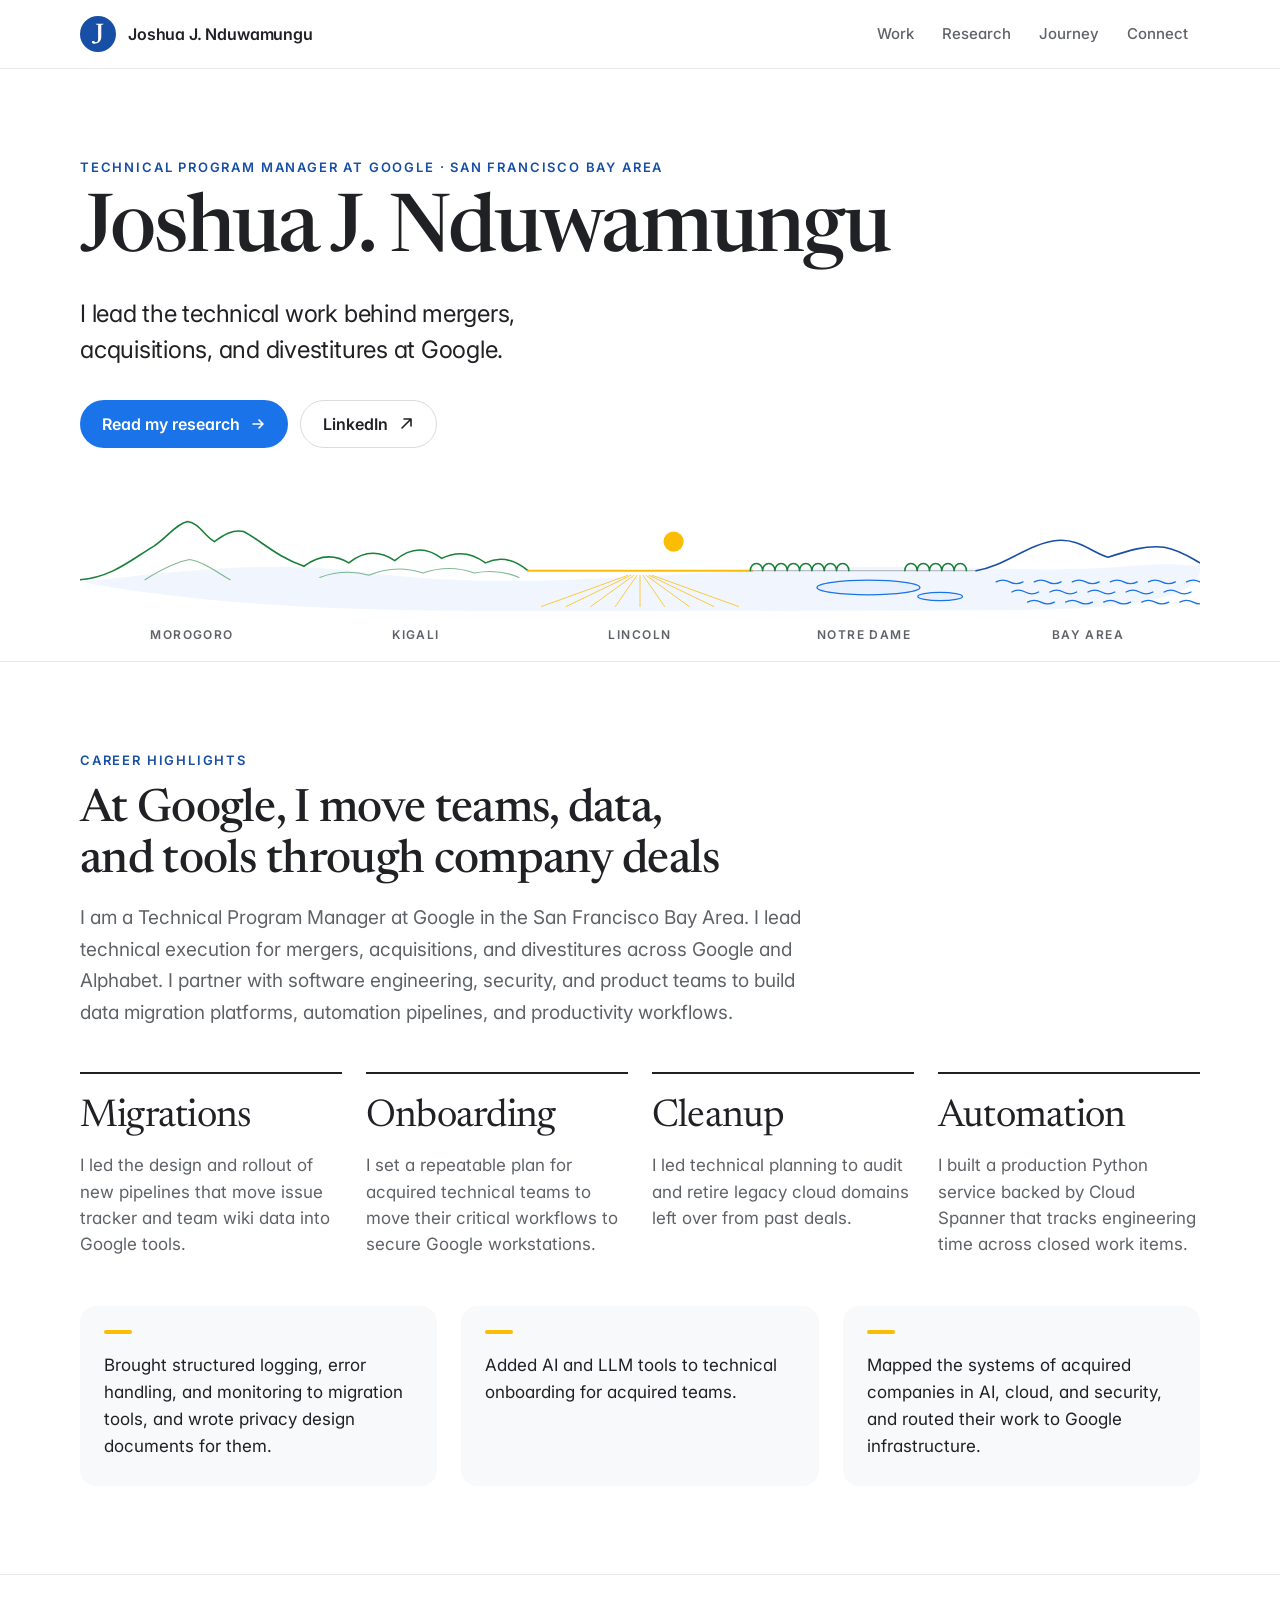
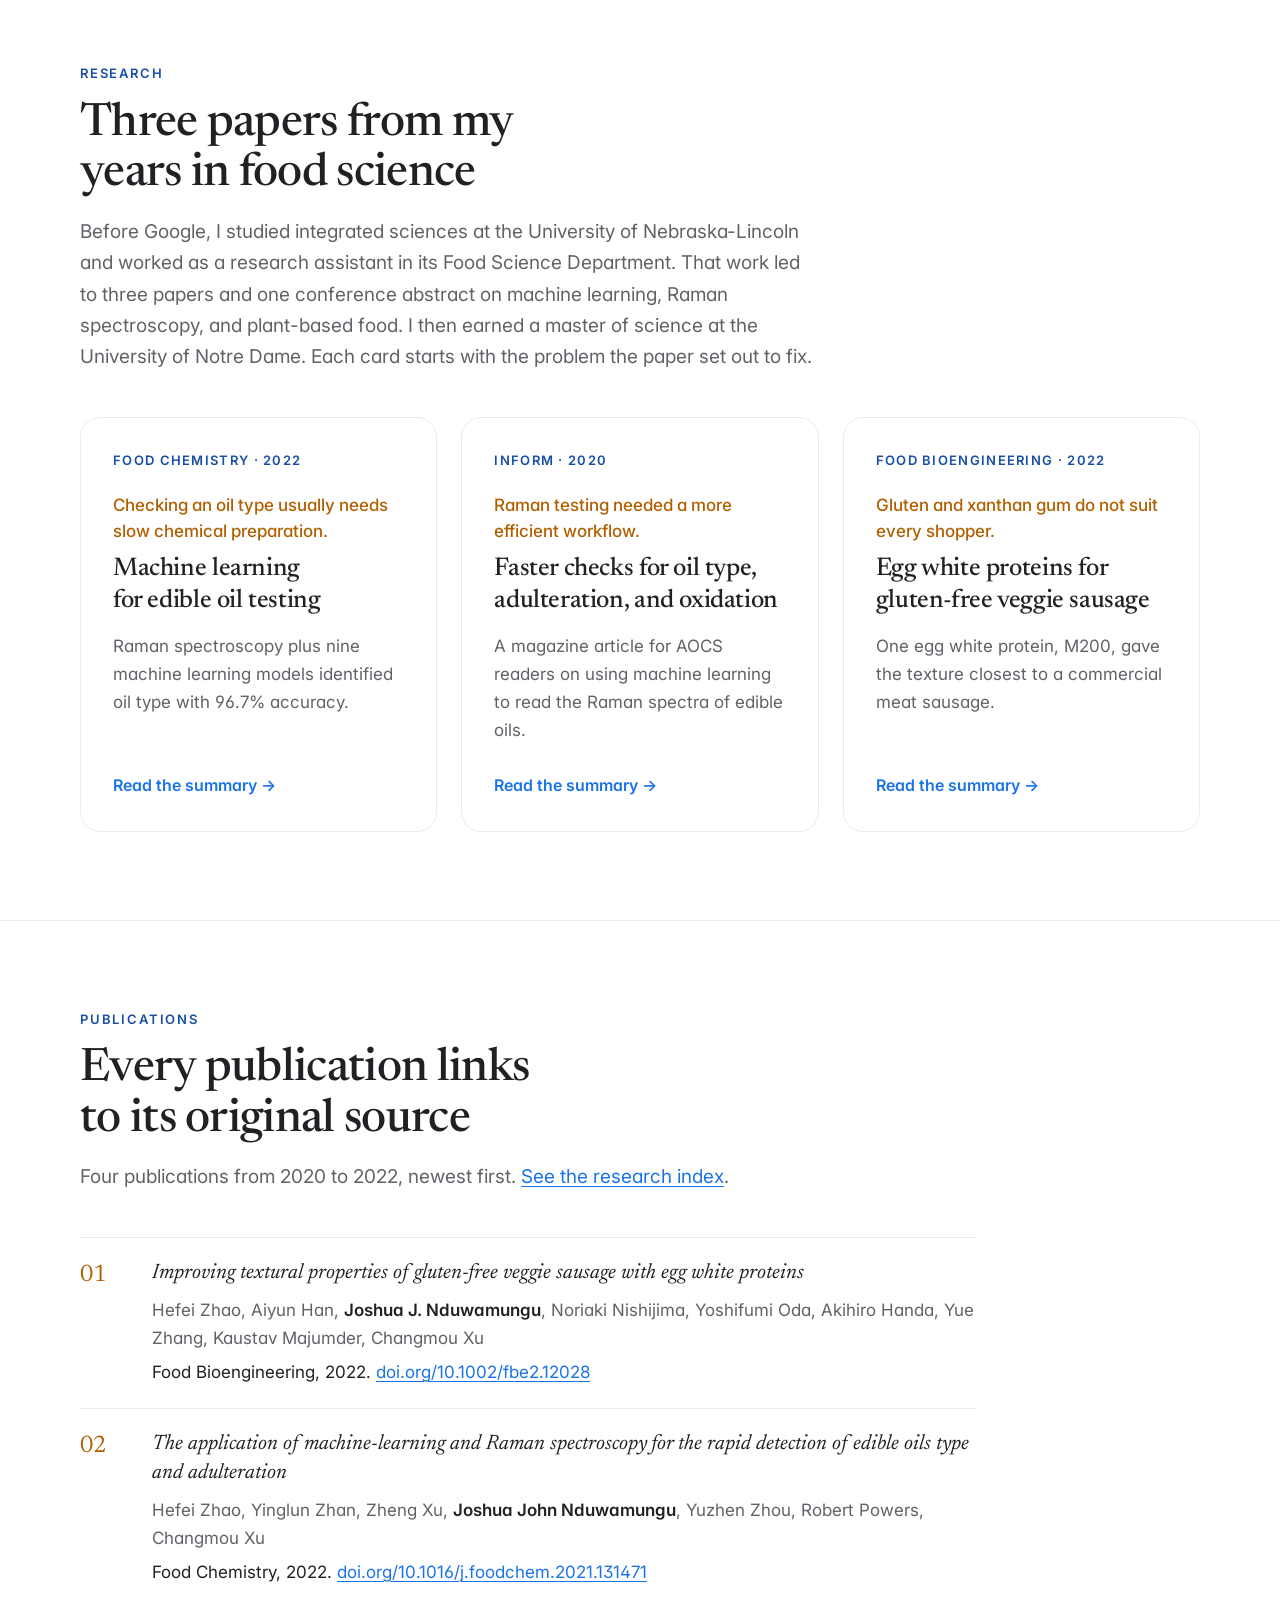
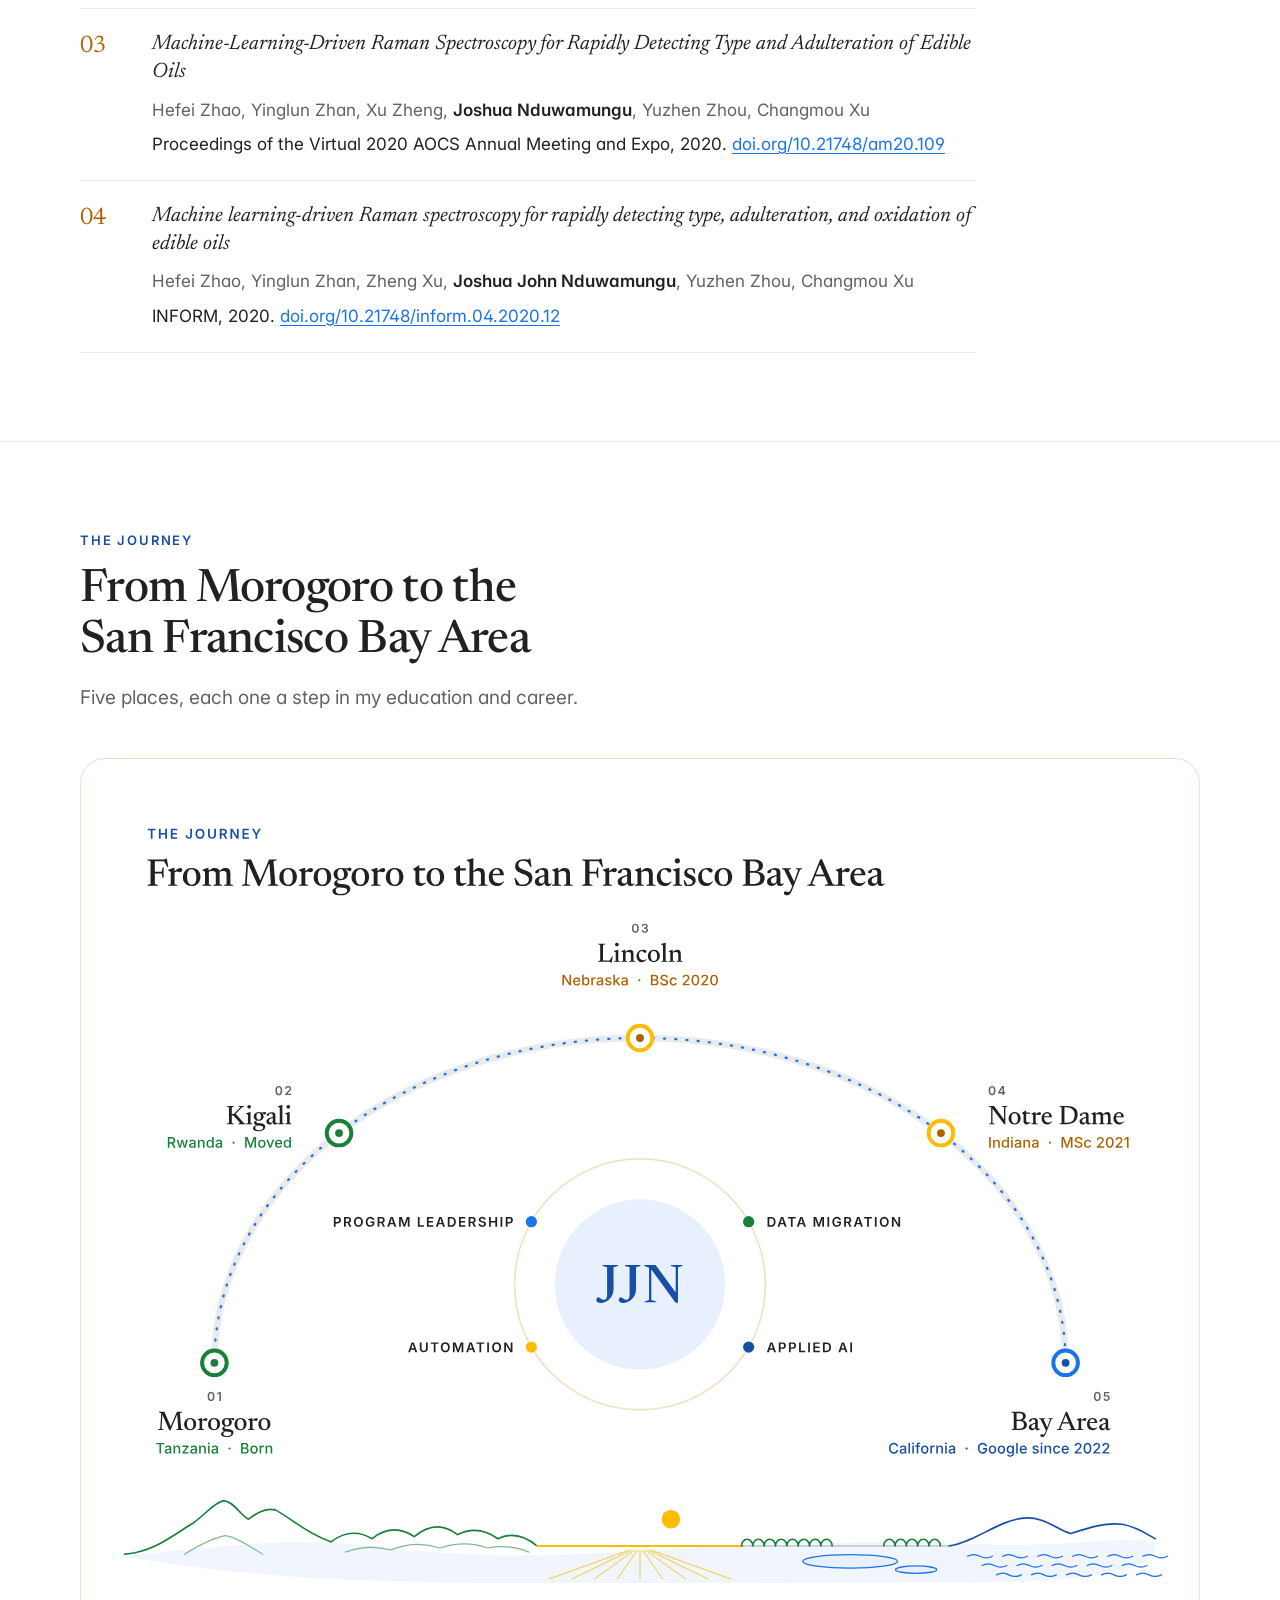
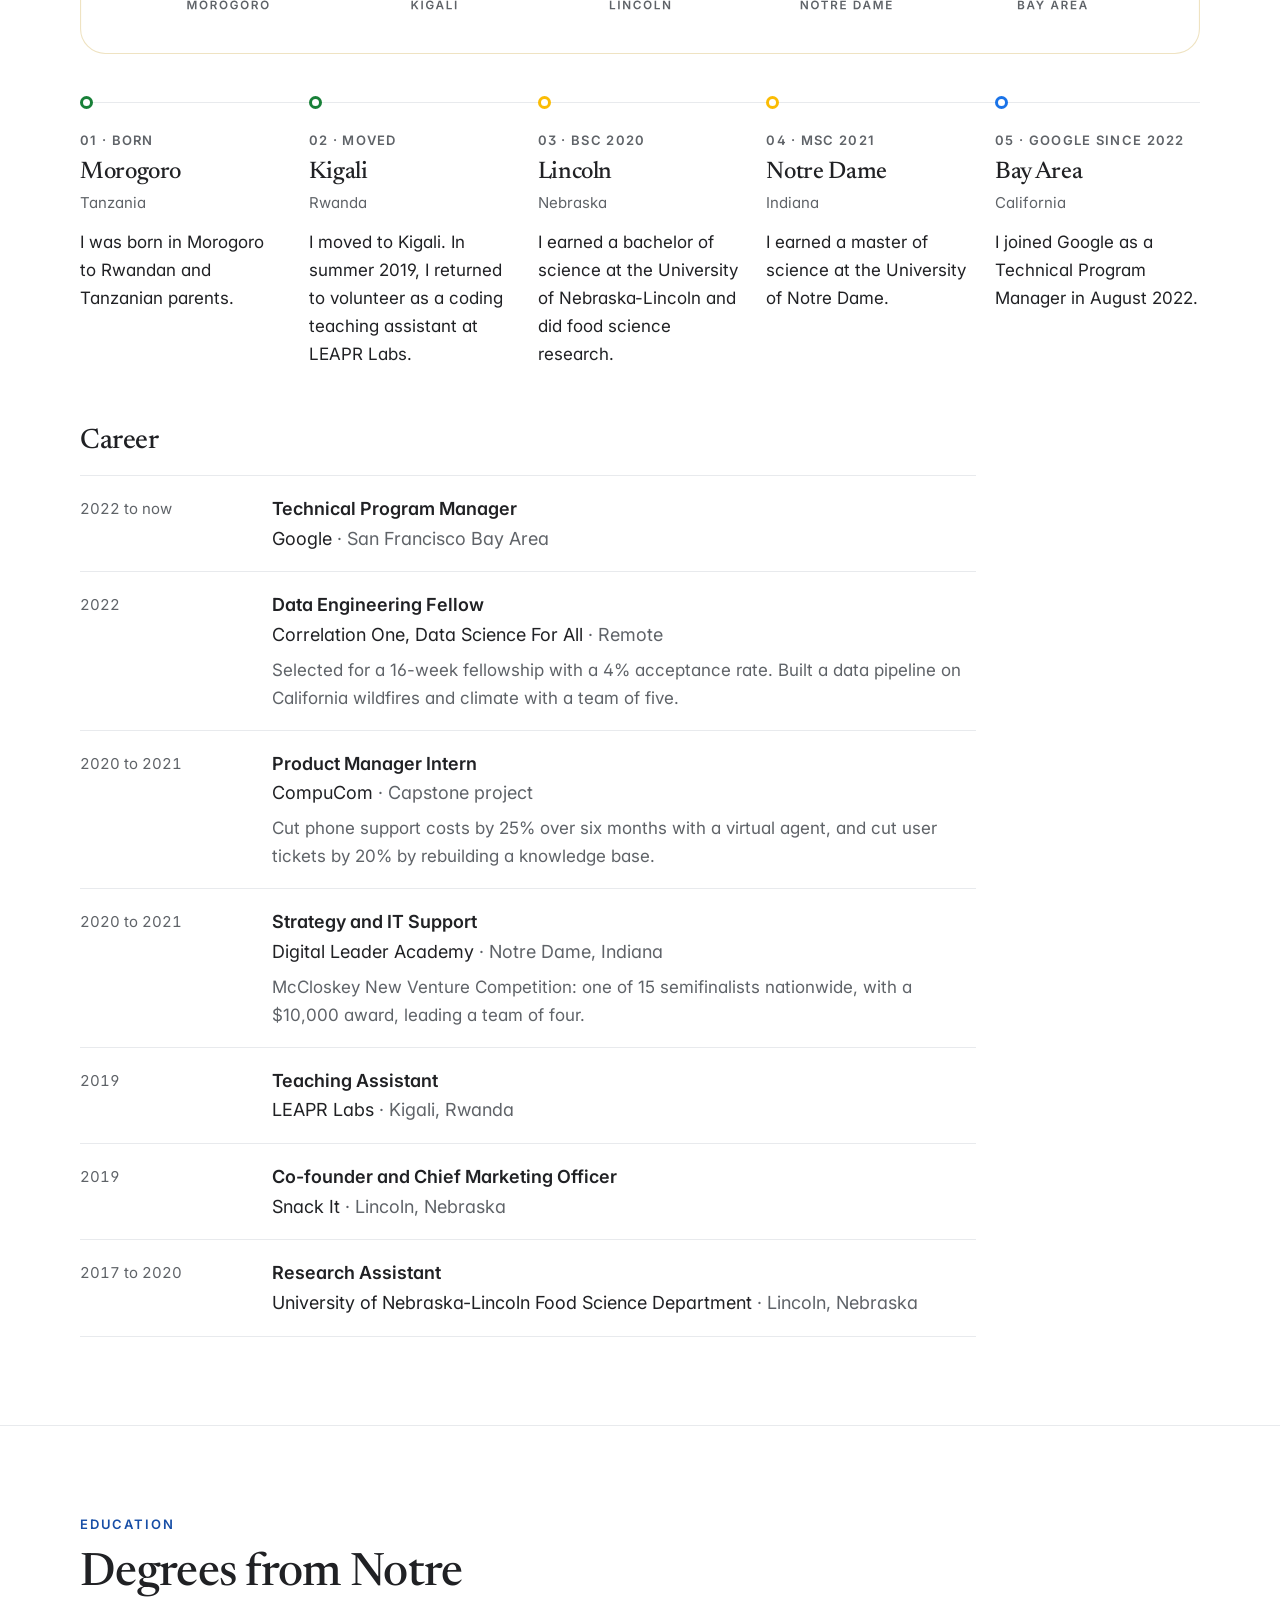
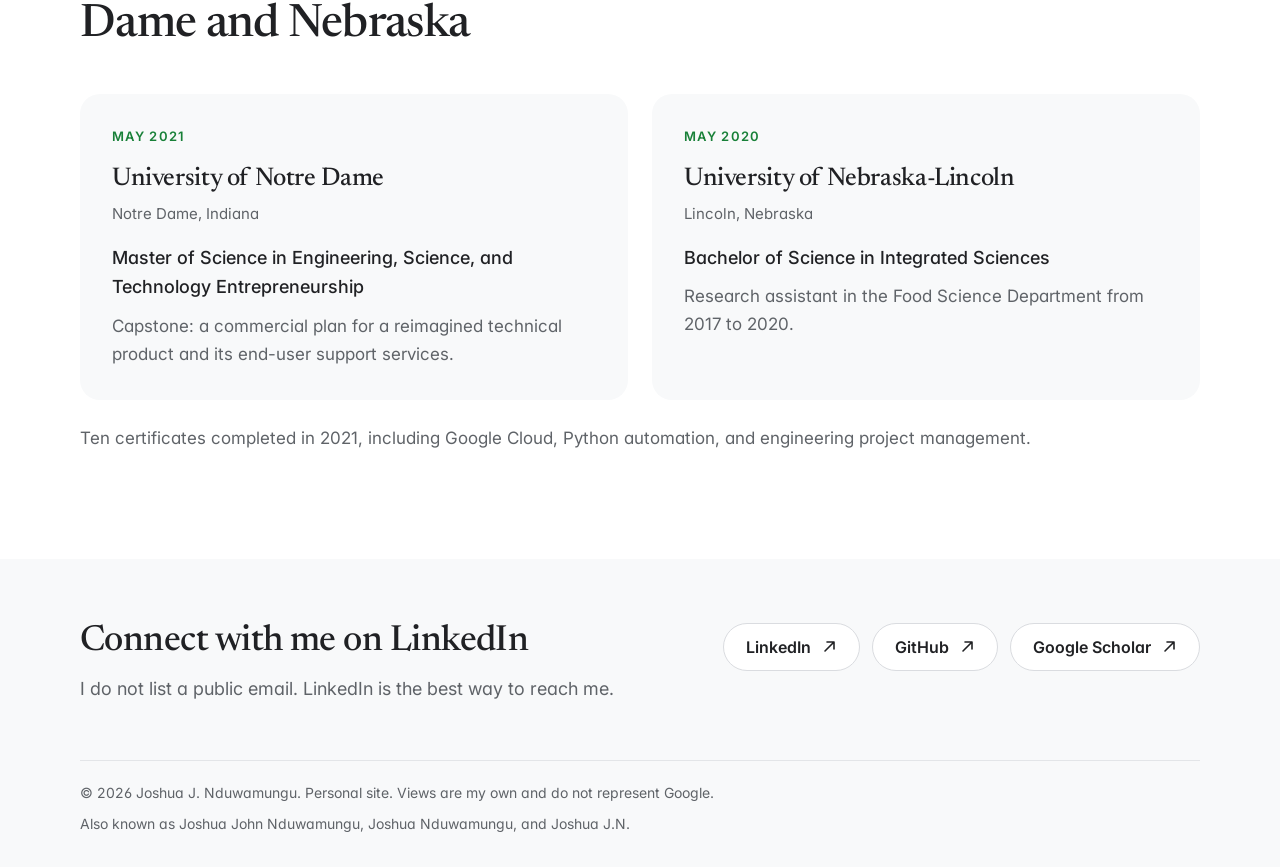
<file: index.html>
<!doctype html>
<html lang="en">
<head>
<meta charset="utf-8">
<meta name="viewport" content="width=device-width, initial-scale=1">
<title>Joshua J. Nduwamungu | Technical Program Manager at Google</title>
<meta name="description" content="Joshua J. Nduwamungu is a Technical Program Manager at Google who leads technical work for mergers, acquisitions, and divestitures. Research and career.">
<meta name="keywords" content="Joshua J. Nduwamungu, Joshua John Nduwamungu, Joshua Nduwamungu, Joshua J.N.">
<meta name="author" content="Joshua J. Nduwamungu">
<meta name="robots" content="index, follow, max-image-preview:large">
<link rel="canonical" href="https://joshijo77.github.io/">
<meta name="theme-color" content="#ffffff">
<link rel="icon" href="/favicon.svg" type="image/svg+xml">
<link rel="icon" href="/favicon-32.png" sizes="32x32" type="image/png">
<link rel="apple-touch-icon" href="/apple-touch-icon.png">
<link rel="manifest" href="/site.webmanifest">
<link rel="preload" href="/assets/fonts/newsreader-var.woff2" as="font" type="font/woff2" crossorigin>
<link rel="preload" href="/assets/fonts/inter-var.woff2" as="font" type="font/woff2" crossorigin>
<link rel="stylesheet" href="/assets/css/site.css?v=3">
<meta property="og:type" content="profile">
<meta property="og:site_name" content="Joshua J. Nduwamungu">
<meta property="og:title" content="Joshua J. Nduwamungu | Technical Program Manager at Google">
<meta property="og:description" content="Joshua J. Nduwamungu is a Technical Program Manager at Google who leads technical work for mergers, acquisitions, and divestitures. Research and career.">
<meta property="og:url" content="https://joshijo77.github.io/">
<meta property="og:image" content="https://joshijo77.github.io/og.png">
<meta property="og:image:width" content="1200">
<meta property="og:image:height" content="630">
<meta property="og:image:alt" content="Joshua J. Nduwamungu, Technical Program Manager at Google, above a horizon drawn from Morogoro, Kigali, Nebraska, Indiana, and the Bay Area.">
<meta property="og:locale" content="en_US">
<meta property="profile:first_name" content="Joshua">
<meta property="profile:last_name" content="Nduwamungu">
<meta name="twitter:card" content="summary_large_image">
<meta name="twitter:title" content="Joshua J. Nduwamungu | Technical Program Manager at Google">
<meta name="twitter:description" content="Joshua J. Nduwamungu is a Technical Program Manager at Google who leads technical work for mergers, acquisitions, and divestitures. Research and career.">
<meta name="twitter:image" content="https://joshijo77.github.io/og.png">
<meta name="twitter:image:alt" content="Joshua J. Nduwamungu, Technical Program Manager at Google, above a horizon drawn from Morogoro, Kigali, Nebraska, Indiana, and the Bay Area.">
<script type="application/ld+json">{"@context":"https://schema.org","@graph":[{"@type":"ProfilePage","@id":"https://joshijo77.github.io/#profile","url":"https://joshijo77.github.io/","name":"Joshua J. Nduwamungu | Technical Program Manager at Google","dateCreated":"2026-11-27T00:00:00-08:00","dateModified":"2026-11-27T00:00:00-08:00","inLanguage":"en-US","mainEntity":{"@id":"https://joshijo77.github.io/#person"},"isPartOf":{"@id":"https://joshijo77.github.io/#website"}},{"@type":"Person","@id":"https://joshijo77.github.io/#person","name":"Joshua J. Nduwamungu","alternateName":["Joshua John Nduwamungu","Joshua Nduwamungu","Joshua J.N."],"url":"https://joshijo77.github.io/","jobTitle":"Technical Program Manager","description":"Joshua J. Nduwamungu leads the technical work behind mergers, acquisitions, and divestitures at Google.","worksFor":{"@type":"Organization","name":"Google","url":"https://www.google.com"},"alumniOf":[{"@type":"CollegeOrUniversity","name":"University of Notre Dame","url":"https://www.nd.edu"},{"@type":"CollegeOrUniversity","name":"University of Nebraska-Lincoln","url":"https://www.unl.edu"}],"hasCredential":[{"@type":"EducationalOccupationalCredential","credentialCategory":"degree","name":"Master of Science in Engineering, Science, and Technology Entrepreneurship","dateCreated":"2021-05","recognizedBy":{"@type":"CollegeOrUniversity","name":"University of Notre Dame"}},{"@type":"EducationalOccupationalCredential","credentialCategory":"degree","name":"Bachelor of Science in Integrated Sciences","dateCreated":"2020-05","recognizedBy":{"@type":"CollegeOrUniversity","name":"University of Nebraska-Lincoln"}}],"homeLocation":{"@type":"Place","name":"San Francisco Bay Area, California, United States"},"birthPlace":{"@type":"Place","name":"Morogoro, Tanzania"},"knowsAbout":["Technical program management","Mergers and acquisitions technical integration","Divestitures","Data migration","Automation","Applied AI","Machine learning","Raman spectroscopy","Food science"],"sameAs":["https://github.com/joshijo77","https://www.linkedin.com/in/joshua-j-nduwamungu","https://scholar.google.com/citations?hl=en&user=gFSQpskAAAAJ"]},{"@type":"WebSite","@id":"https://joshijo77.github.io/#website","url":"https://joshijo77.github.io/","name":"Joshua J. Nduwamungu","inLanguage":"en-US","publisher":{"@id":"https://joshijo77.github.io/#person"}},{"@type":"SoftwareSourceCode","name":"Joshua J. Nduwamungu personal website","codeRepository":"https://github.com/joshijo77/joshijo77.github.io","programmingLanguage":["HTML","CSS"],"license":"https://opensource.org/licenses/MIT","author":{"@id":"https://joshijo77.github.io/#person"}},{"@type":"ScholarlyArticle","@id":"https://doi.org/10.1016/j.foodchem.2021.131471","headline":"The application of machine-learning and Raman spectroscopy for the rapid detection of edible oils type and","name":"The application of machine-learning and Raman spectroscopy for the rapid detection of edible oils type and adulteration","author":[{"@type":"Person","name":"Hefei Zhao"},{"@type":"Person","name":"Yinglun Zhan"},{"@type":"Person","name":"Zheng Xu"},{"@id":"https://joshijo77.github.io/#person"},{"@type":"Person","name":"Yuzhen Zhou"},{"@type":"Person","name":"Robert Powers"},{"@type":"Person","name":"Changmou Xu"}],"datePublished":"2022-03-30T00:00:00+00:00","isPartOf":{"@type":"Periodical","name":"Food Chemistry"},"image":"https://joshijo77.github.io/assets/og/edible-oil-machine-learning.png","identifier":{"@type":"PropertyValue","propertyID":"DOI","value":"10.1016/j.foodchem.2021.131471"},"sameAs":"https://doi.org/10.1016/j.foodchem.2021.131471","url":"https://doi.org/10.1016/j.foodchem.2021.131471"},{"@type":"ScholarlyArticle","@id":"https://doi.org/10.21748/inform.04.2020.12","headline":"Machine learning-driven Raman spectroscopy for rapidly detecting type, adulteration, and oxidation of edible","name":"Machine learning-driven Raman spectroscopy for rapidly detecting type, adulteration, and oxidation of edible oils","author":[{"@type":"Person","name":"Hefei Zhao"},{"@type":"Person","name":"Yinglun Zhan"},{"@type":"Person","name":"Zheng Xu"},{"@id":"https://joshijo77.github.io/#person"},{"@type":"Person","name":"Yuzhen Zhou"},{"@type":"Person","name":"Changmou Xu"}],"datePublished":"2020-04-01T00:00:00+00:00","isPartOf":{"@type":"Periodical","name":"INFORM"},"image":"https://joshijo77.github.io/assets/og/raman-spectroscopy-inform.png","identifier":{"@type":"PropertyValue","propertyID":"DOI","value":"10.21748/inform.04.2020.12"},"sameAs":"https://doi.org/10.21748/inform.04.2020.12","url":"https://doi.org/10.21748/inform.04.2020.12"},{"@type":"ScholarlyArticle","@id":"https://doi.org/10.1002/fbe2.12028","headline":"Improving textural properties of gluten-free veggie sausage with egg white proteins","name":"Improving textural properties of gluten-free veggie sausage with egg white proteins","author":[{"@type":"Person","name":"Hefei Zhao"},{"@type":"Person","name":"Aiyun Han"},{"@id":"https://joshijo77.github.io/#person"},{"@type":"Person","name":"Noriaki Nishijima"},{"@type":"Person","name":"Yoshifumi Oda"},{"@type":"Person","name":"Akihiro Handa"},{"@type":"Person","name":"Yue Zhang"},{"@type":"Person","name":"Kaustav Majumder"},{"@type":"Person","name":"Changmou Xu"}],"datePublished":"2022-10-11T00:00:00+00:00","isPartOf":{"@type":"Periodical","name":"Food Bioengineering"},"image":"https://joshijo77.github.io/assets/og/egg-white-veggie-sausage.png","identifier":{"@type":"PropertyValue","propertyID":"DOI","value":"10.1002/fbe2.12028"},"sameAs":"https://doi.org/10.1002/fbe2.12028","url":"https://doi.org/10.1002/fbe2.12028","license":"https://creativecommons.org/licenses/by/4.0/"},{"@type":"CreativeWork","@id":"https://doi.org/10.21748/am20.109","name":"Machine-Learning-Driven Raman Spectroscopy for Rapidly Detecting Type and Adulteration of Edible Oils","datePublished":"2020-06-29T00:00:00+00:00","isPartOf":{"@type":"CreativeWork","name":"Proceedings of the Virtual 2020 AOCS Annual Meeting and Expo"},"url":"https://doi.org/10.21748/am20.109","author":[{"@type":"Person","name":"Hefei Zhao"},{"@type":"Person","name":"Yinglun Zhan"},{"@type":"Person","name":"Xu Zheng"},{"@id":"https://joshijo77.github.io/#person"},{"@type":"Person","name":"Yuzhen Zhou"},{"@type":"Person","name":"Changmou Xu"}]}]}</script>
</head>
<body>
<a class="skip" href="#main">Skip to content</a>
<header class="site-header">
<div class="wrap">
<a class="brand" href="/" aria-label="Joshua J. Nduwamungu, home"><svg class="mark" aria-hidden="true" focusable="false" xmlns="http://www.w3.org/2000/svg" viewBox="0 0 36 36" width="36" height="36"><rect width="36" height="36" rx="18" fill="#174EA6"/><path fill="#fff" d="M21.31 20.83Q21.31 22.44 20.74 23.74Q20.17 25.03 19.18 25.94Q18.2 26.85 16.94 27.33Q15.68 27.81 14.3 27.81Q13.56 27.81 13.02 27.61Q12.47 27.4 12.18 27.02Q11.88 26.64 11.88 26.13Q11.88 25.6 12.22 25.21Q12.55 24.82 13.15 24.82Q13.4 24.82 13.71 25.03Q14.02 25.24 14.38 25.52Q14.75 25.79 15.16 26Q15.57 26.22 16.02 26.22Q16.93 26.22 17.52 25.48Q18.1 24.74 18.1 22.94V9.08L15.77 8.34V7.78H23.56V8.34L21.28 9.08Z"/></svg><span>Joshua J. Nduwamungu</span></a>
<nav aria-label="Main"><ul class="nav">
<li><a href="/#work">Work</a></li>
<li><a href="/#research">Research</a></li>
<li><a href="/#journey">Journey</a></li>
<li><a href="#connect">Connect</a></li>
</ul></nav>
</div>
</header>
<main id="main">
<section class="hero" aria-labelledby="hero-title">
<div class="wrap">
<span class="eyebrow">Technical Program Manager at Google · San Francisco Bay Area</span>
<h1 id="hero-title">Joshua J. Nduwamungu</h1>
<p class="lede">I lead the technical work behind mergers, acquisitions, and divestitures at Google.</p>
<div class="actions">
<a class="btn btn-primary" href="#research">Read my research<svg viewBox="0 0 16 16" aria-hidden="true" fill="none" stroke="currentColor" stroke-width="1.6" stroke-linecap="round" stroke-linejoin="round"><path d="M3 8h10M9 4l4 4-4 4"/></svg></a>
<a class="btn btn-secondary" href="https://www.linkedin.com/in/joshua-j-nduwamungu" rel="me noopener">LinkedIn<svg viewBox="0 0 16 16" aria-hidden="true" fill="none" stroke="currentColor" stroke-width="1.6" stroke-linecap="round" stroke-linejoin="round"><path d="M6 3h7v7M13 3 4 12"/></svg></a>
</div>
<svg class="horizon" viewBox="0 0 1000 92" role="img" aria-labelledby="hz-t"><title id="hz-t">A horizon drawn from five places: the mountains of Morogoro, the hills of Kigali, the plains of Nebraska, the lakes and woods of Indiana, and the hills and water of the Bay Area.</title><path d="M0 66 C120 52 180 48 260 58 S420 66 520 60 S700 50 820 54 S940 46 1000 52 C1004 76 960 90 840 91 C680 92 520 92 360 92 C220 91 110 86 0 66Z" fill="#E8F0FE" opacity=".6"/>
<path d="M0 64 C28 62 46 46 66 34 C78 26 86 14 96 12 C106 13 112 26 120 30 C128 24 136 19 146 21 C160 28 176 44 200 52" fill="none" stroke="#188038" stroke-width="1.4" stroke-linecap="round" stroke-linejoin="round"/>
<path d="M58 64 C74 54 86 48 98 46 C110 48 120 56 134 64" fill="none" stroke="#188038" stroke-width="0.9799999999999999" stroke-linecap="round" opacity=".55"/>
<path d="M200 52 Q220 37 240 49 Q260 33 281 47 Q302 29 323 45 Q343 35 362 49 Q381 40 400 56" fill="none" stroke="#188038" stroke-width="1.4" stroke-linecap="round" stroke-linejoin="round"/>
<path d="M214 62 Q236 54 258 60 Q282 50 306 58 Q330 50 352 58 Q374 54 392 62" fill="none" stroke="#188038" stroke-width="0.9799999999999999" stroke-linecap="round" opacity=".55"/>
<circle cx="530" cy="30" r="9" fill="#FBBC04"/>
<path d="M400 56 L600 56" stroke="#FBBC04" stroke-width="1.7999999999999998" stroke-linecap="round"/>
<path d="M489.4 60 L412 88 M492.1 60 L434 88 M494.7 60 L456 88 M497.4 60 L478 88 M500.0 60 L500 88 M502.6 60 L522 88 M505.3 60 L544 88 M507.9 60 L566 88 M510.6 60 L588 88" stroke="#FBBC04" stroke-width="0.84" stroke-linecap="round" opacity=".8"/>
<path d="M600 56 L800 56" stroke="#5F6368" stroke-width="0.84" stroke-linecap="round" opacity=".5"/>
<path d="M598.5 56 A5.5 6.5 0 0 1 609.5 56 M609.5 56 A5.5 6.5 0 0 1 620.5 56 M620.5 56 A5.5 6.5 0 0 1 631.5 56 M631.5 56 A5.5 6.5 0 0 1 642.5 56 M642.5 56 A5.5 6.5 0 0 1 653.5 56 M653.5 56 A5.5 6.5 0 0 1 664.5 56 M664.5 56 A5.5 6.5 0 0 1 675.5 56 M675.5 56 A5.5 6.5 0 0 1 686.5 56 M736.5 56 A5.5 6.5 0 0 1 747.5 56 M747.5 56 A5.5 6.5 0 0 1 758.5 56 M758.5 56 A5.5 6.5 0 0 1 769.5 56 M769.5 56 A5.5 6.5 0 0 1 780.5 56 M780.5 56 A5.5 6.5 0 0 1 791.5 56" fill="none" stroke="#188038" stroke-width="1.4" stroke-linecap="round"/>
<ellipse cx="704" cy="71" rx="46" ry="6.5" fill="#E8F0FE" stroke="#1A73E8" stroke-width="1.1199999999999999"/>
<ellipse cx="768" cy="79" rx="20" ry="3.6" fill="#E8F0FE" stroke="#1A73E8" stroke-width="1.1199999999999999"/>
<path d="M800 56 C826 52 846 32 872 29 C892 27 904 40 918 44 C936 38 952 33 968 35 C984 38 994 46 1000 49" fill="none" stroke="#174EA6" stroke-width="1.4" stroke-linecap="round" stroke-linejoin="round"/>
<path d="M818 66 q6 -3.2 12 0 t12 0 M852 66 q6 -3.2 12 0 t12 0 M886 66 q6 -3.2 12 0 t12 0 M920 66 q6 -3.2 12 0 t12 0 M954 66 q6 -3.2 12 0 t12 0 M988 66 q6 -3.2 12 0 t12 0 M832 75 q6 -3.2 12 0 t12 0 M866 75 q6 -3.2 12 0 t12 0 M900 75 q6 -3.2 12 0 t12 0 M934 75 q6 -3.2 12 0 t12 0 M968 75 q6 -3.2 12 0 t12 0 M846 84 q6 -3.2 12 0 t12 0 M880 84 q6 -3.2 12 0 t12 0 M914 84 q6 -3.2 12 0 t12 0 M948 84 q6 -3.2 12 0 t12 0 M982 84 q6 -3.2 12 0 t12 0" fill="none" stroke="#1A73E8" stroke-width="1.1199999999999999" stroke-linecap="round"/></svg>
<ul class="horizon-labels" aria-hidden="true"><li>Morogoro</li><li>Kigali</li><li>Lincoln</li><li>Notre Dame</li><li>Bay Area</li></ul>
</div>
</section>

<section class="section" id="work" aria-labelledby="work-title">
<div class="wrap">
<div class="section-head">
<span class="eyebrow">Career highlights</span>
<h2 id="work-title">At Google, I move teams, data, and tools through company deals</h2>
<p>I am a Technical Program Manager at Google in the San Francisco Bay Area. I lead technical execution for mergers, acquisitions, and divestitures across Google and Alphabet. I partner with software engineering, security, and product teams to build data migration platforms, automation pipelines, and productivity workflows.</p>
</div>
<ul class="stats">
<li class="stat"><span class="num">Migrations</span><p>I led the design and rollout of new pipelines that move issue tracker and team wiki data into Google tools.</p></li>
<li class="stat"><span class="num">Onboarding</span><p>I set a repeatable plan for acquired technical teams to move their critical workflows to secure Google workstations.</p></li>
<li class="stat"><span class="num">Cleanup</span><p>I led technical planning to audit and retire legacy cloud domains left over from past deals.</p></li>
<li class="stat"><span class="num">Automation</span><p>I built a production Python service backed by Cloud Spanner that tracks engineering time across closed work items.</p></li>
</ul>
<ul class="work-more">
<li>Brought structured logging, error handling, and monitoring to migration tools, and wrote privacy design documents for them.</li>
<li>Added AI and LLM tools to technical onboarding for acquired teams.</li>
<li>Mapped the systems of acquired companies in AI, cloud, and security, and routed their work to Google infrastructure.</li>
</ul>
</div>
</section>

<section class="section" id="research" aria-labelledby="research-title">
<div class="wrap">
<div class="section-head">
<span class="eyebrow">Research</span>
<h2 id="research-title">Three papers from my years in food science</h2>
<p>Before Google, I studied integrated sciences at the University of Nebraska-Lincoln and worked as a research assistant in its Food Science Department. That work led to three papers and one conference abstract on machine learning, Raman spectroscopy, and plant-based food. I then earned a master of science at the University of Notre Dame. Each card starts with the problem the paper set out to fix.</p>
</div>
<ul class="cards">
<li><a class="card" href="/research/edible-oil-machine-learning/">
<span class="meta">Food Chemistry · 2022</span>
<span class="problem">Checking an oil type usually needs slow chemical preparation.</span>
<h3>Machine learning for edible oil testing</h3>
<p>Raman spectroscopy plus nine machine learning models identified oil type with 96.7% accuracy.</p>
<span class="go">Read the summary <span aria-hidden="true">→</span></span>
</a></li>
<li><a class="card" href="/research/raman-spectroscopy-inform/">
<span class="meta">INFORM · 2020</span>
<span class="problem">Raman testing needed a more efficient workflow.</span>
<h3>Faster checks for oil type, adulteration, and oxidation</h3>
<p>A magazine article for AOCS readers on using machine learning to read the Raman spectra of edible oils.</p>
<span class="go">Read the summary <span aria-hidden="true">→</span></span>
</a></li>
<li><a class="card" href="/research/egg-white-veggie-sausage/">
<span class="meta">Food Bioengineering · 2022</span>
<span class="problem">Gluten and xanthan gum do not suit every shopper.</span>
<h3>Egg white proteins for <span class="nw">gluten-free</span> veggie sausage</h3>
<p>One egg white protein, M200, gave the texture closest to a commercial meat sausage.</p>
<span class="go">Read the summary <span aria-hidden="true">→</span></span>
</a></li>
</ul>
</div>
</section>

<section class="section" id="writing" aria-labelledby="writing-title">
<div class="wrap">
<div class="section-head">
<span class="eyebrow">Publications</span>
<h2 id="writing-title">Every publication links to its original source</h2>
<p>Four publications from 2020 to 2022, newest first. <a href="/research/">See the research index</a>.</p>
</div>
<ol class="pubs">
<li><div><span class="t">Improving textural properties of gluten-free veggie sausage with egg white proteins</span>
<p class="a">Hefei Zhao, Aiyun Han, <span class="me">Joshua J. Nduwamungu</span>, Noriaki Nishijima, Yoshifumi Oda, Akihiro Handa, Yue Zhang, Kaustav Majumder, Changmou Xu</p>
<p class="v">Food Bioengineering, 2022. <a href="https://doi.org/10.1002/fbe2.12028" rel="noopener">doi.org/10.1002/fbe2.12028</a></p></div></li><li><div><span class="t">The application of machine-learning and Raman spectroscopy for the rapid detection of edible oils type and adulteration</span>
<p class="a">Hefei Zhao, Yinglun Zhan, Zheng Xu, <span class="me">Joshua John Nduwamungu</span>, Yuzhen Zhou, Robert Powers, Changmou Xu</p>
<p class="v">Food Chemistry, 2022. <a href="https://doi.org/10.1016/j.foodchem.2021.131471" rel="noopener">doi.org/10.1016/j.foodchem.2021.131471</a></p></div></li><li><div><span class="t">Machine-Learning-Driven Raman Spectroscopy for Rapidly Detecting Type and Adulteration of Edible Oils</span>
<p class="a">Hefei Zhao, Yinglun Zhan, Xu Zheng, <span class="me">Joshua Nduwamungu</span>, Yuzhen Zhou, Changmou Xu</p>
<p class="v">Proceedings of the Virtual 2020 AOCS Annual Meeting and Expo, 2020. <a href="https://doi.org/10.21748/am20.109" rel="noopener">doi.org/10.21748/am20.109</a></p></div></li><li><div><span class="t">Machine learning-driven Raman spectroscopy for rapidly detecting type, adulteration, and oxidation of edible oils</span>
<p class="a">Hefei Zhao, Yinglun Zhan, Zheng Xu, <span class="me">Joshua John Nduwamungu</span>, Yuzhen Zhou, Changmou Xu</p>
<p class="v">INFORM, 2020. <a href="https://doi.org/10.21748/inform.04.2020.12" rel="noopener">doi.org/10.21748/inform.04.2020.12</a></p></div></li>
</ol>
</div>
</section>

<section class="section" id="journey" aria-labelledby="journey-title">
<div class="wrap">
<div class="section-head">
<span class="eyebrow">The journey</span>
<h2 id="journey-title">From Morogoro to the San Francisco Bay Area</h2>
<p>Five places, each one a step in my education and career.</p>
</div>
<figure class="journey-art"><img src="/assets/img/journey.svg" width="1000" height="800" alt="Journey map from Morogoro, Tanzania, to Kigali, Rwanda, then Lincoln, Nebraska, Notre Dame, Indiana, and the San Francisco Bay Area. At the center are the initials JJN and four themes: program leadership, data migration, automation, and applied AI." decoding="async"></figure>
<ol class="timeline">
<li style="--dot:#188038"><span class="step">01 · Born</span><h3>Morogoro</h3><p class="where">Tanzania</p><p>I was born in Morogoro to Rwandan and Tanzanian parents.</p></li>
<li style="--dot:#188038"><span class="step">02 · Moved</span><h3>Kigali</h3><p class="where">Rwanda</p><p>I moved to Kigali. In summer 2019, I returned to volunteer as a coding teaching assistant at LEAPR Labs.</p></li>
<li style="--dot:#FBBC04"><span class="step">03 · BSc 2020</span><h3>Lincoln</h3><p class="where">Nebraska</p><p>I earned a bachelor of science at the University of Nebraska-Lincoln and did food science research.</p></li>
<li style="--dot:#FBBC04"><span class="step">04 · MSc 2021</span><h3>Notre Dame</h3><p class="where">Indiana</p><p>I earned a master of science at the University of Notre Dame.</p></li>
<li style="--dot:#1A73E8"><span class="step">05 · Google since 2022</span><h3>Bay Area</h3><p class="where">California</p><p>I joined Google as a Technical Program Manager in August 2022.</p></li>
</ol>
<h3 class="sub-head">Career</h3>
<ol class="career" reversed>
<li><span class="when">2022 to now</span><div><p class="role">Technical Program Manager</p><p class="org">Google <span class="muted">· San Francisco Bay Area</span></p></div></li><li><span class="when">2022</span><div><p class="role">Data Engineering Fellow</p><p class="org">Correlation One, Data Science For All <span class="muted">· Remote</span></p><p class="cnote">Selected for a 16-week fellowship with a 4% acceptance rate. Built a data pipeline on California wildfires and climate with a team of five.</p></div></li><li><span class="when">2020 to 2021</span><div><p class="role">Product Manager Intern</p><p class="org">CompuCom <span class="muted">· Capstone project</span></p><p class="cnote">Cut phone support costs by 25% over six months with a virtual agent, and cut user tickets by 20% by rebuilding a knowledge base.</p></div></li><li><span class="when">2020 to 2021</span><div><p class="role">Strategy and IT Support</p><p class="org">Digital Leader Academy <span class="muted">· Notre Dame, Indiana</span></p><p class="cnote">McCloskey New Venture Competition: one of 15 semifinalists nationwide, with a $10,000 award, leading a team of four.</p></div></li><li><span class="when">2019</span><div><p class="role">Teaching Assistant</p><p class="org">LEAPR Labs <span class="muted">· Kigali, Rwanda</span></p></div></li><li><span class="when">2019</span><div><p class="role">Co-founder and Chief Marketing Officer</p><p class="org">Snack It <span class="muted">· Lincoln, Nebraska</span></p></div></li><li><span class="when">2017 to 2020</span><div><p class="role">Research Assistant</p><p class="org">University of Nebraska-Lincoln Food Science Department <span class="muted">· Lincoln, Nebraska</span></p></div></li>
</ol>
</div>
</section>

<section class="section" id="education" aria-labelledby="education-title">
<div class="wrap">
<div class="section-head">
<span class="eyebrow">Education</span>
<h2 id="education-title">Degrees from Notre Dame and Nebraska</h2>
</div>
<ul class="edu">
<li><span class="date">May 2021</span><h3>University of Notre Dame</h3><p class="where">Notre Dame, Indiana</p><p class="deg">Master of Science in Engineering, Science, and Technology Entrepreneurship</p><p>Capstone: a commercial plan for a reimagined technical product and its end-user support services.</p></li>
<li><span class="date">May 2020</span><h3>University of Nebraska-Lincoln</h3><p class="where">Lincoln, Nebraska</p><p class="deg">Bachelor of Science in Integrated Sciences</p><p>Research assistant in the Food Science Department from 2017 to 2020.</p></li>
</ul>
<p class="muted small">Ten certificates completed in 2021, including Google Cloud, Python automation, and engineering project management.</p>
</div>
</section>
</main>
<footer class="site-footer" id="connect">
<div class="wrap">
<div class="footer-grid">
<div>
<h2>Connect with me on LinkedIn</h2>
<p class="muted">I do not list a public email. LinkedIn is the best way to reach me.</p>
</div>
<ul class="connect">
<li><a class="btn btn-secondary" href="https://www.linkedin.com/in/joshua-j-nduwamungu" rel="me noopener">LinkedIn<svg viewBox="0 0 16 16" aria-hidden="true" fill="none" stroke="currentColor" stroke-width="1.6" stroke-linecap="round" stroke-linejoin="round"><path d="M6 3h7v7M13 3 4 12"/></svg></a></li>
<li><a class="btn btn-secondary" href="https://github.com/joshijo77" rel="me noopener">GitHub<svg viewBox="0 0 16 16" aria-hidden="true" fill="none" stroke="currentColor" stroke-width="1.6" stroke-linecap="round" stroke-linejoin="round"><path d="M6 3h7v7M13 3 4 12"/></svg></a></li>
<li><a class="btn btn-secondary" href="https://scholar.google.com/citations?hl=en&user=gFSQpskAAAAJ" rel="me noopener">Google Scholar<svg viewBox="0 0 16 16" aria-hidden="true" fill="none" stroke="currentColor" stroke-width="1.6" stroke-linecap="round" stroke-linejoin="round"><path d="M6 3h7v7M13 3 4 12"/></svg></a></li>
</ul>
</div>
<div class="legal">
<p>&copy; 2026 Joshua J. Nduwamungu. Personal site. Views are my own and do not represent Google.</p>
<p>Also known as Joshua John Nduwamungu, Joshua Nduwamungu, and Joshua J.N.</p>
</div>
</div>
</footer>
</body>
</html>
</file>
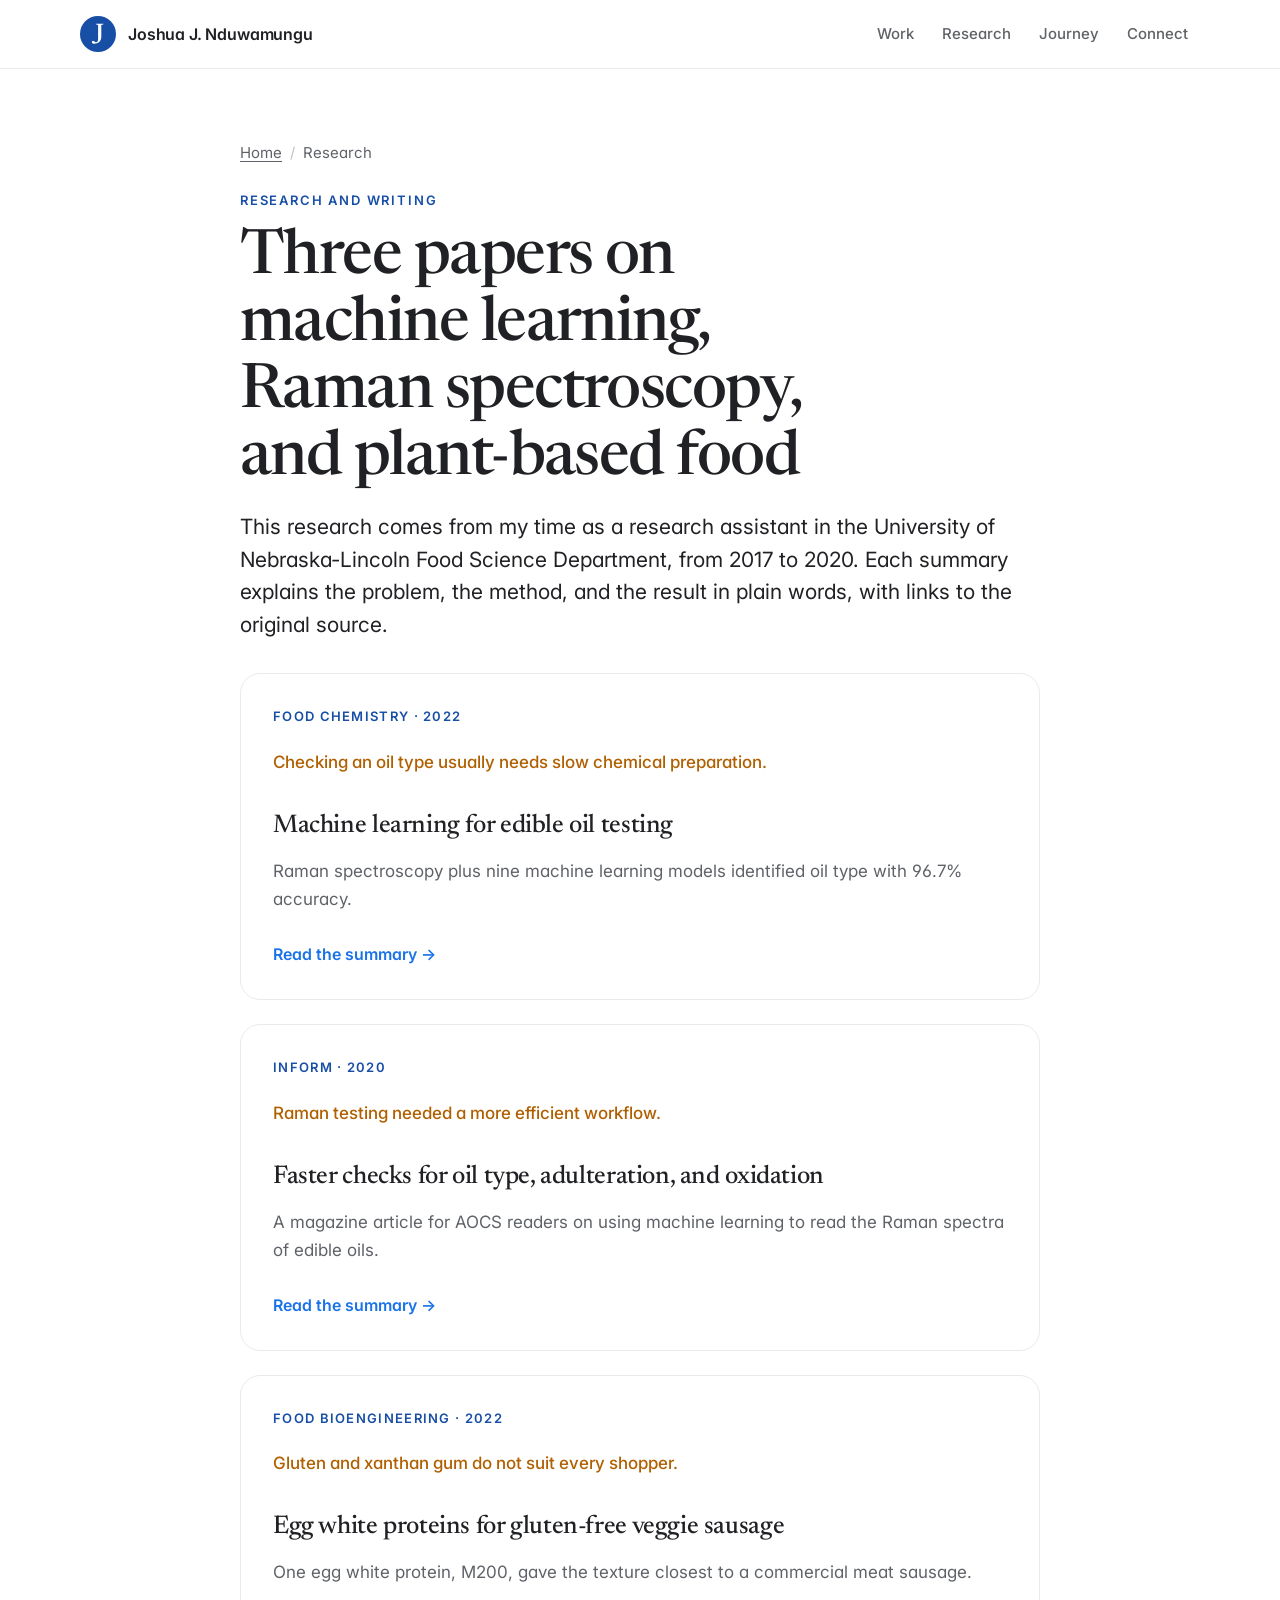
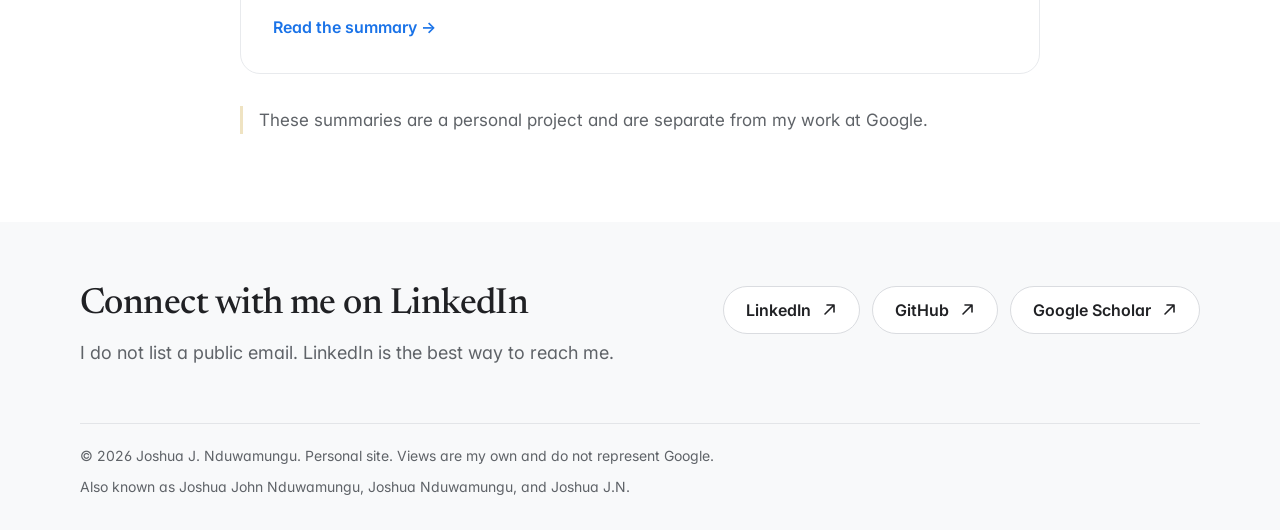
<file: research/index.html>
<!doctype html>
<html lang="en">
<head>
<meta charset="utf-8">
<meta name="viewport" content="width=device-width, initial-scale=1">
<title>Research | Joshua J. Nduwamungu</title>
<meta name="description" content="Research by Joshua J. Nduwamungu on machine learning, Raman spectroscopy, and plant-based food, published in Food Chemistry, INFORM, and Food Bioengineering.">
<meta name="keywords" content="Joshua J. Nduwamungu, Joshua John Nduwamungu, Joshua Nduwamungu, Joshua J.N.">
<meta name="author" content="Joshua J. Nduwamungu">
<meta name="robots" content="index, follow, max-image-preview:large">
<link rel="canonical" href="https://joshijo77.github.io/research/">
<meta name="theme-color" content="#ffffff">
<link rel="icon" href="/favicon.svg" type="image/svg+xml">
<link rel="icon" href="/favicon-32.png" sizes="32x32" type="image/png">
<link rel="apple-touch-icon" href="/apple-touch-icon.png">
<link rel="manifest" href="/site.webmanifest">
<link rel="preload" href="/assets/fonts/newsreader-var.woff2" as="font" type="font/woff2" crossorigin>
<link rel="preload" href="/assets/fonts/inter-var.woff2" as="font" type="font/woff2" crossorigin>
<link rel="stylesheet" href="/assets/css/site.css?v=3">
<meta property="og:type" content="website">
<meta property="og:site_name" content="Joshua J. Nduwamungu">
<meta property="og:title" content="Research | Joshua J. Nduwamungu">
<meta property="og:description" content="Research by Joshua J. Nduwamungu on machine learning, Raman spectroscopy, and plant-based food, published in Food Chemistry, INFORM, and Food Bioengineering.">
<meta property="og:url" content="https://joshijo77.github.io/research/">
<meta property="og:image" content="https://joshijo77.github.io/assets/og/research.png">
<meta property="og:image:width" content="1200">
<meta property="og:image:height" content="630">
<meta property="og:image:alt" content="Research by Joshua J. Nduwamungu on machine learning, Raman spectroscopy, and plant-based food.">
<meta property="og:locale" content="en_US">
<meta name="twitter:card" content="summary_large_image">
<meta name="twitter:title" content="Research | Joshua J. Nduwamungu">
<meta name="twitter:description" content="Research by Joshua J. Nduwamungu on machine learning, Raman spectroscopy, and plant-based food, published in Food Chemistry, INFORM, and Food Bioengineering.">
<meta name="twitter:image" content="https://joshijo77.github.io/assets/og/research.png">
<meta name="twitter:image:alt" content="Research by Joshua J. Nduwamungu on machine learning, Raman spectroscopy, and plant-based food.">
<script type="application/ld+json">{"@context":"https://schema.org","@graph":[{"@type":"CollectionPage","@id":"https://joshijo77.github.io/research/","url":"https://joshijo77.github.io/research/","name":"Research | Joshua J. Nduwamungu","dateModified":"2026-11-27T00:00:00-08:00","author":{"@id":"https://joshijo77.github.io/#person"},"isPartOf":{"@id":"https://joshijo77.github.io/#website"},"hasPart":[{"@id":"https://joshijo77.github.io/research/edible-oil-machine-learning/"},{"@id":"https://joshijo77.github.io/research/raman-spectroscopy-inform/"},{"@id":"https://joshijo77.github.io/research/egg-white-veggie-sausage/"}]},{"@type":"BreadcrumbList","itemListElement":[{"@type":"ListItem","position":1,"name":"Home","item":"https://joshijo77.github.io/"},{"@type":"ListItem","position":2,"name":"Research","item":"https://joshijo77.github.io/research/"}]},{"@type":"Person","@id":"https://joshijo77.github.io/#person","name":"Joshua J. Nduwamungu","url":"https://joshijo77.github.io/","sameAs":["https://github.com/joshijo77","https://www.linkedin.com/in/joshua-j-nduwamungu","https://scholar.google.com/citations?hl=en&user=gFSQpskAAAAJ"]}]}</script>
</head>
<body>
<a class="skip" href="#main">Skip to content</a>
<header class="site-header">
<div class="wrap">
<a class="brand" href="/" aria-label="Joshua J. Nduwamungu, home"><svg class="mark" aria-hidden="true" focusable="false" xmlns="http://www.w3.org/2000/svg" viewBox="0 0 36 36" width="36" height="36"><rect width="36" height="36" rx="18" fill="#174EA6"/><path fill="#fff" d="M21.31 20.83Q21.31 22.44 20.74 23.74Q20.17 25.03 19.18 25.94Q18.2 26.85 16.94 27.33Q15.68 27.81 14.3 27.81Q13.56 27.81 13.02 27.61Q12.47 27.4 12.18 27.02Q11.88 26.64 11.88 26.13Q11.88 25.6 12.22 25.21Q12.55 24.82 13.15 24.82Q13.4 24.82 13.71 25.03Q14.02 25.24 14.38 25.52Q14.75 25.79 15.16 26Q15.57 26.22 16.02 26.22Q16.93 26.22 17.52 25.48Q18.1 24.74 18.1 22.94V9.08L15.77 8.34V7.78H23.56V8.34L21.28 9.08Z"/></svg><span>Joshua J. Nduwamungu</span></a>
<nav aria-label="Main"><ul class="nav">
<li><a href="/#work">Work</a></li>
<li><a href="/#research">Research</a></li>
<li><a href="/#journey">Journey</a></li>
<li><a href="#connect">Connect</a></li>
</ul></nav>
</div>
</header>
<main id="main" class="article">
<div class="wrap narrow">
<nav aria-label="Breadcrumb"><ol class="crumbs"><li><a href="/">Home</a></li><li aria-current="page">Research</li></ol></nav>
<span class="eyebrow">Research and writing</span>
<h1>Three papers on machine learning, Raman spectroscopy, and <span class="nw">plant-based</span> food</h1>
<p class="intro">This research comes from my time as a research assistant in the University of Nebraska-Lincoln Food Science Department, from 2017 to 2020. Each summary explains the problem, the method, and the result in plain words, with links to the original source.</p>
<ul class="cards">
<li><a class="card" href="/research/edible-oil-machine-learning/">
<span class="meta">Food Chemistry · 2022</span>
<span class="problem">Checking an oil type usually needs slow chemical preparation.</span>
<h3>Machine learning for edible oil testing</h3>
<p>Raman spectroscopy plus nine machine learning models identified oil type with 96.7% accuracy.</p>
<span class="go">Read the summary <span aria-hidden="true">→</span></span>
</a></li>
<li><a class="card" href="/research/raman-spectroscopy-inform/">
<span class="meta">INFORM · 2020</span>
<span class="problem">Raman testing needed a more efficient workflow.</span>
<h3>Faster checks for oil type, adulteration, and oxidation</h3>
<p>A magazine article for AOCS readers on using machine learning to read the Raman spectra of edible oils.</p>
<span class="go">Read the summary <span aria-hidden="true">→</span></span>
</a></li>
<li><a class="card" href="/research/egg-white-veggie-sausage/">
<span class="meta">Food Bioengineering · 2022</span>
<span class="problem">Gluten and xanthan gum do not suit every shopper.</span>
<h3>Egg white proteins for <span class="nw">gluten-free</span> veggie sausage</h3>
<p>One egg white protein, M200, gave the texture closest to a commercial meat sausage.</p>
<span class="go">Read the summary <span aria-hidden="true">→</span></span>
</a></li>
</ul>
<p class="note">These summaries are a personal project and are separate from my work at Google.</p>
</div>
</main>
<footer class="site-footer" id="connect">
<div class="wrap">
<div class="footer-grid">
<div>
<h2>Connect with me on LinkedIn</h2>
<p class="muted">I do not list a public email. LinkedIn is the best way to reach me.</p>
</div>
<ul class="connect">
<li><a class="btn btn-secondary" href="https://www.linkedin.com/in/joshua-j-nduwamungu" rel="me noopener">LinkedIn<svg viewBox="0 0 16 16" aria-hidden="true" fill="none" stroke="currentColor" stroke-width="1.6" stroke-linecap="round" stroke-linejoin="round"><path d="M6 3h7v7M13 3 4 12"/></svg></a></li>
<li><a class="btn btn-secondary" href="https://github.com/joshijo77" rel="me noopener">GitHub<svg viewBox="0 0 16 16" aria-hidden="true" fill="none" stroke="currentColor" stroke-width="1.6" stroke-linecap="round" stroke-linejoin="round"><path d="M6 3h7v7M13 3 4 12"/></svg></a></li>
<li><a class="btn btn-secondary" href="https://scholar.google.com/citations?hl=en&user=gFSQpskAAAAJ" rel="me noopener">Google Scholar<svg viewBox="0 0 16 16" aria-hidden="true" fill="none" stroke="currentColor" stroke-width="1.6" stroke-linecap="round" stroke-linejoin="round"><path d="M6 3h7v7M13 3 4 12"/></svg></a></li>
</ul>
</div>
<div class="legal">
<p>&copy; 2026 Joshua J. Nduwamungu. Personal site. Views are my own and do not represent Google.</p>
<p>Also known as Joshua John Nduwamungu, Joshua Nduwamungu, and Joshua J.N.</p>
</div>
</div>
</footer>
</body>
</html>
</file>
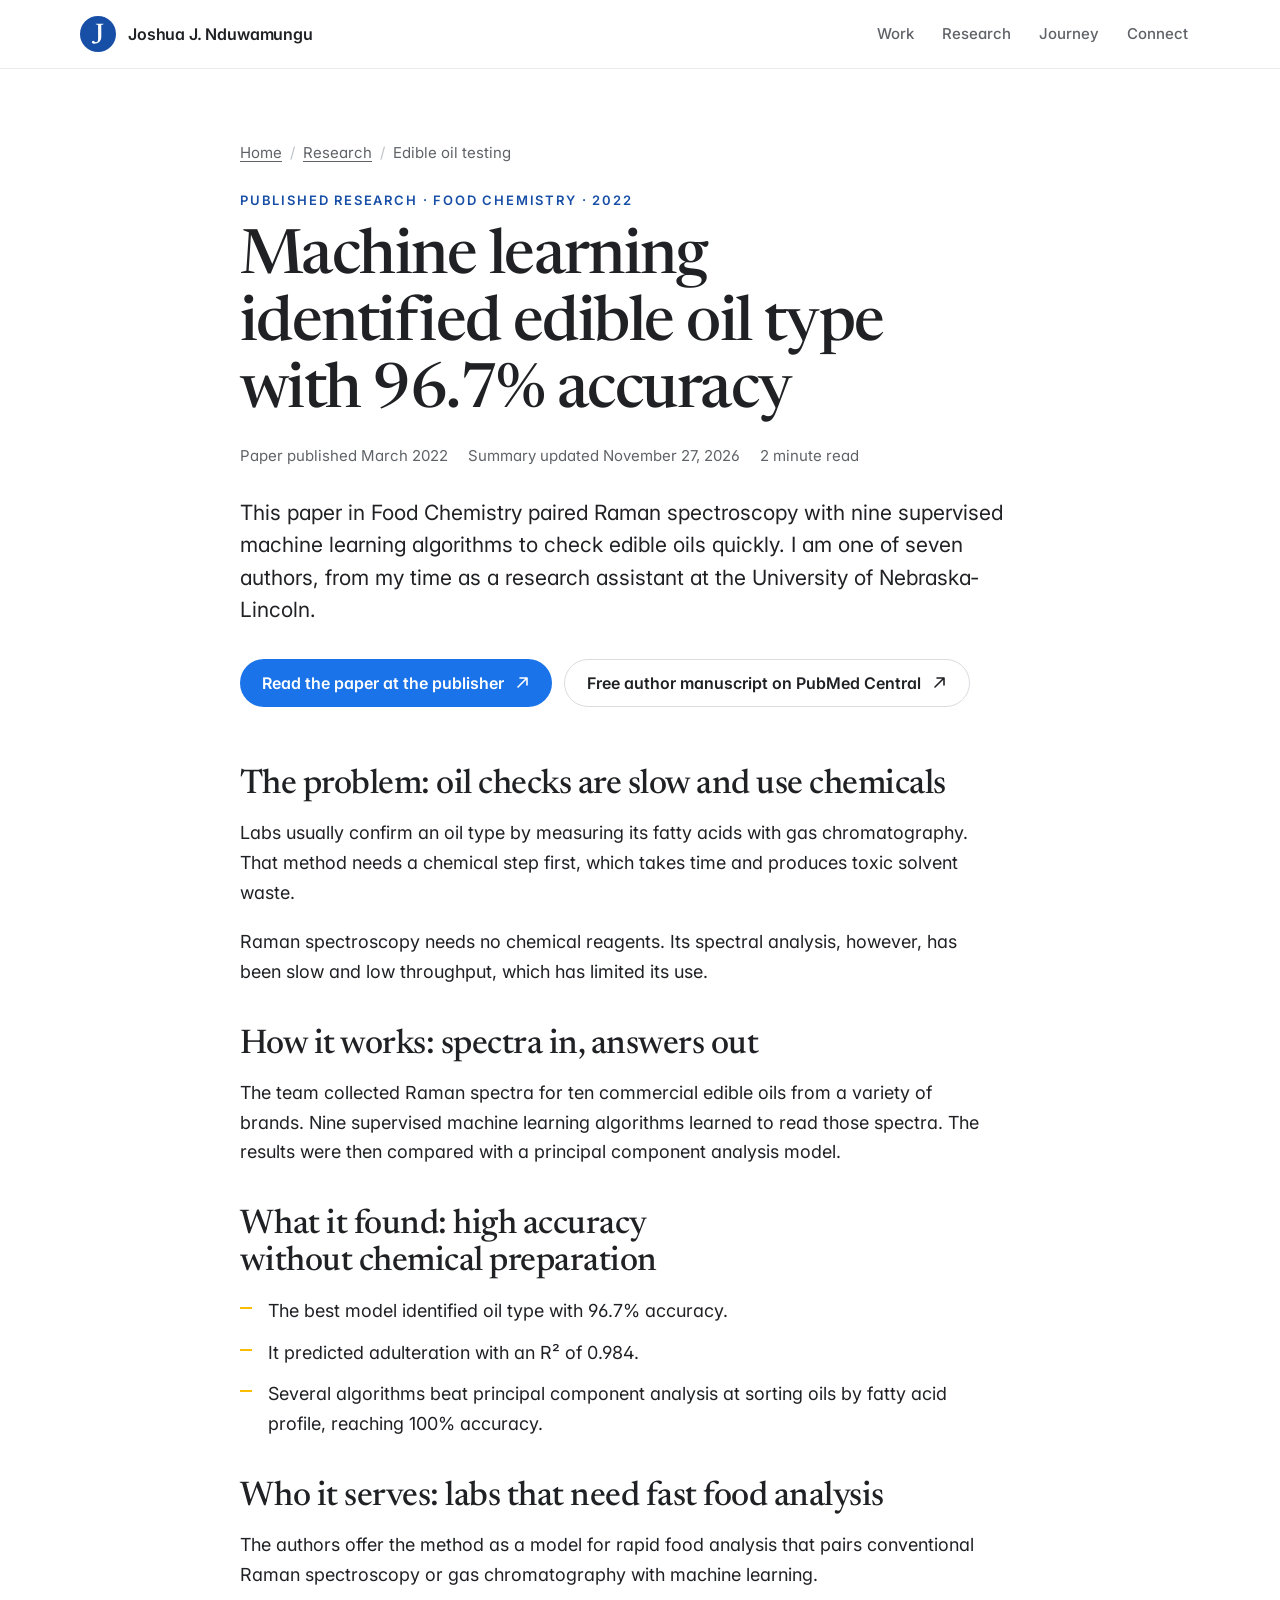
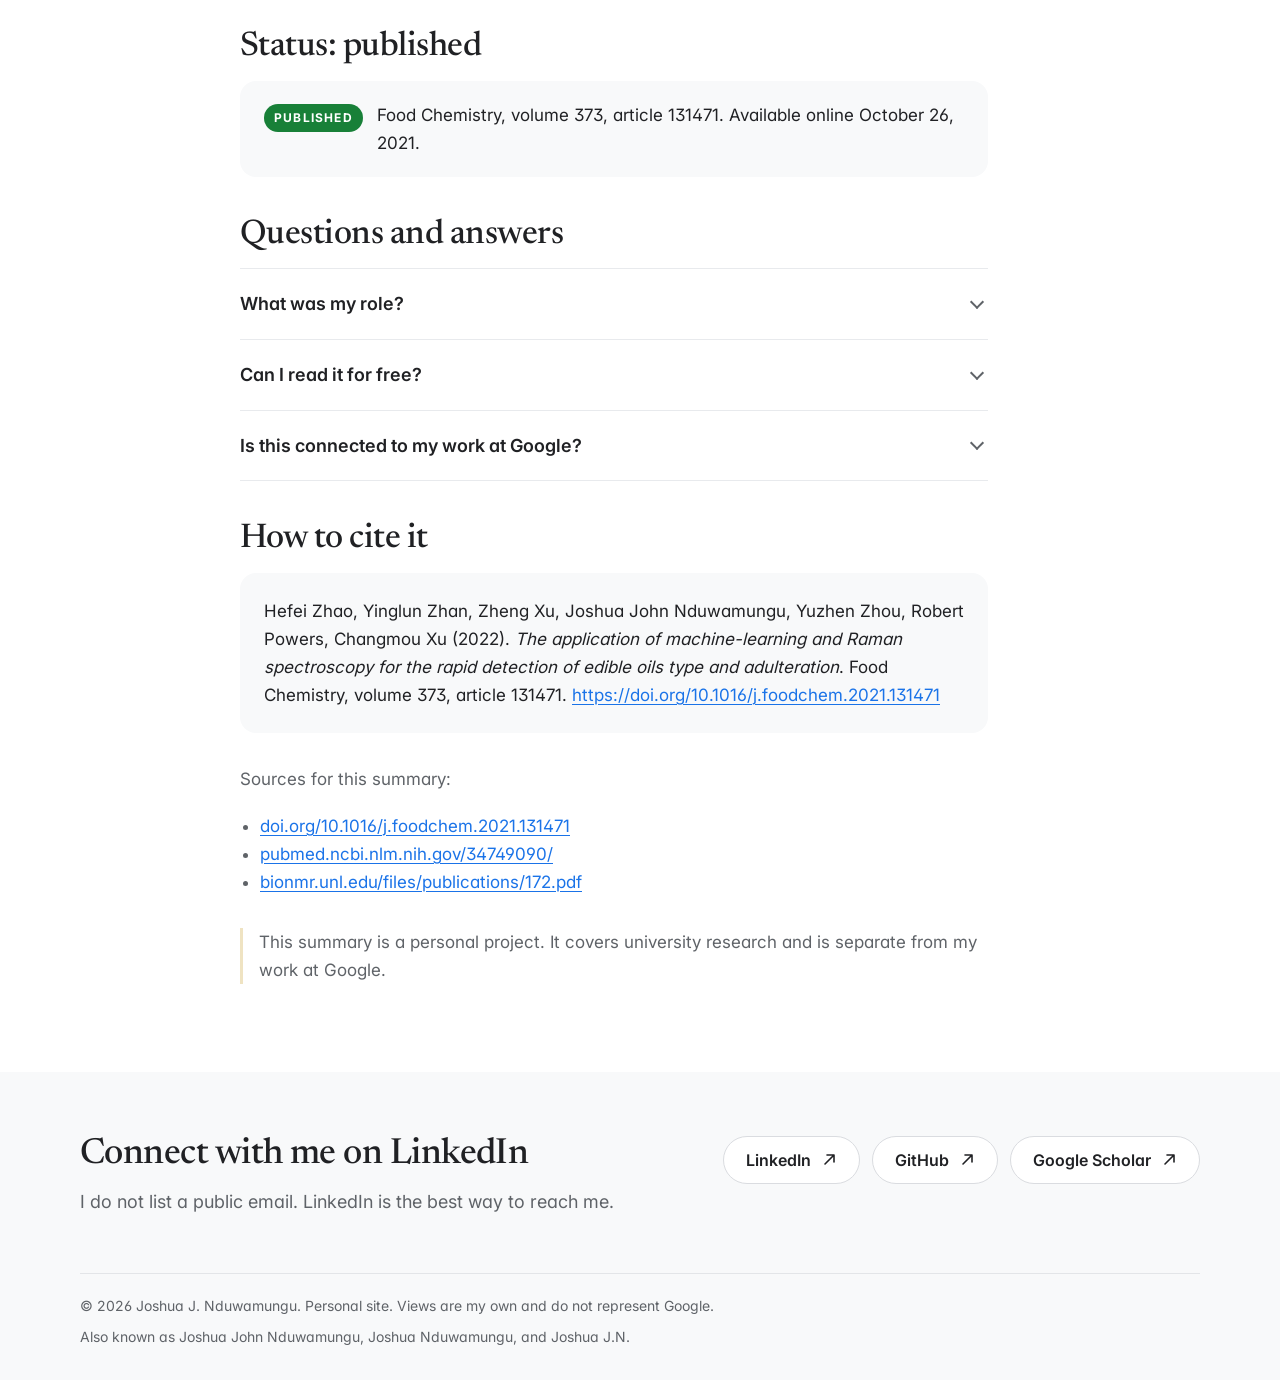
<file: research/edible-oil-machine-learning/index.html>
<!doctype html>
<html lang="en">
<head>
<meta charset="utf-8">
<meta name="viewport" content="width=device-width, initial-scale=1">
<title>Machine learning for edible oil testing | Joshua J. Nduwamungu</title>
<meta name="description" content="Joshua J. Nduwamungu co-authored a Food Chemistry paper pairing Raman spectroscopy with machine learning. It identified edible oil type with 96.7% accuracy.">
<meta name="keywords" content="Joshua J. Nduwamungu, Joshua John Nduwamungu, Joshua Nduwamungu, Joshua J.N., Food Chemistry, Raman spectroscopy, machine learning">
<meta name="author" content="Joshua J. Nduwamungu">
<meta name="robots" content="index, follow, max-image-preview:large">
<link rel="canonical" href="https://joshijo77.github.io/research/edible-oil-machine-learning/">
<meta name="theme-color" content="#ffffff">
<link rel="icon" href="/favicon.svg" type="image/svg+xml">
<link rel="icon" href="/favicon-32.png" sizes="32x32" type="image/png">
<link rel="apple-touch-icon" href="/apple-touch-icon.png">
<link rel="manifest" href="/site.webmanifest">
<link rel="preload" href="/assets/fonts/newsreader-var.woff2" as="font" type="font/woff2" crossorigin>
<link rel="preload" href="/assets/fonts/inter-var.woff2" as="font" type="font/woff2" crossorigin>
<link rel="stylesheet" href="/assets/css/site.css?v=3">
<meta property="og:type" content="article">
<meta property="og:site_name" content="Joshua J. Nduwamungu">
<meta property="og:title" content="Machine learning for edible oil testing | Joshua J. Nduwamungu">
<meta property="og:description" content="Joshua J. Nduwamungu co-authored a Food Chemistry paper pairing Raman spectroscopy with machine learning. It identified edible oil type with 96.7% accuracy.">
<meta property="og:url" content="https://joshijo77.github.io/research/edible-oil-machine-learning/">
<meta property="og:image" content="https://joshijo77.github.io/assets/og/edible-oil-machine-learning.png">
<meta property="og:image:width" content="1200">
<meta property="og:image:height" content="630">
<meta property="og:image:alt" content="Machine learning identified edible oil type with 96.7% accuracy. A summary by Joshua J. Nduwamungu.">
<meta property="og:locale" content="en_US">
<meta property="article:published_time" content="2026-11-27T00:00:00-08:00">
<meta property="article:modified_time" content="2026-11-27T00:00:00-08:00">
<meta property="article:author" content="https://joshijo77.github.io/">
<meta name="twitter:card" content="summary_large_image">
<meta name="twitter:title" content="Machine learning for edible oil testing | Joshua J. Nduwamungu">
<meta name="twitter:description" content="Joshua J. Nduwamungu co-authored a Food Chemistry paper pairing Raman spectroscopy with machine learning. It identified edible oil type with 96.7% accuracy.">
<meta name="twitter:image" content="https://joshijo77.github.io/assets/og/edible-oil-machine-learning.png">
<meta name="twitter:image:alt" content="Machine learning identified edible oil type with 96.7% accuracy. A summary by Joshua J. Nduwamungu.">
<script type="application/ld+json">{"@context":"https://schema.org","@graph":[{"@type":"WebPage","@id":"https://joshijo77.github.io/research/edible-oil-machine-learning/","url":"https://joshijo77.github.io/research/edible-oil-machine-learning/","name":"Machine learning identified edible oil type with 96.7% accuracy","datePublished":"2026-11-27T00:00:00-08:00","dateModified":"2026-11-27T00:00:00-08:00","author":{"@id":"https://joshijo77.github.io/#person"},"about":{"@id":"https://doi.org/10.1016/j.foodchem.2021.131471"},"inLanguage":"en-US","isPartOf":{"@id":"https://joshijo77.github.io/#website"},"primaryImageOfPage":"https://joshijo77.github.io/assets/og/edible-oil-machine-learning.png"},{"@type":"ScholarlyArticle","@id":"https://doi.org/10.1016/j.foodchem.2021.131471","headline":"The application of machine-learning and Raman spectroscopy for the rapid detection of edible oils type and","name":"The application of machine-learning and Raman spectroscopy for the rapid detection of edible oils type and adulteration","author":[{"@type":"Person","name":"Hefei Zhao"},{"@type":"Person","name":"Yinglun Zhan"},{"@type":"Person","name":"Zheng Xu"},{"@id":"https://joshijo77.github.io/#person"},{"@type":"Person","name":"Yuzhen Zhou"},{"@type":"Person","name":"Robert Powers"},{"@type":"Person","name":"Changmou Xu"}],"datePublished":"2022-03-30T00:00:00+00:00","isPartOf":{"@type":"Periodical","name":"Food Chemistry"},"image":"https://joshijo77.github.io/assets/og/edible-oil-machine-learning.png","identifier":{"@type":"PropertyValue","propertyID":"DOI","value":"10.1016/j.foodchem.2021.131471"},"sameAs":"https://doi.org/10.1016/j.foodchem.2021.131471","url":"https://doi.org/10.1016/j.foodchem.2021.131471","abstract":"Raman spectroscopy plus nine machine learning models identified oil type with 96.7% accuracy."},{"@type":"BlogPosting","@id":"https://joshijo77.github.io/research/edible-oil-machine-learning/#summary","headline":"Machine learning identified edible oil type with 96.7% accuracy","description":"Joshua J. Nduwamungu co-authored a Food Chemistry paper pairing Raman spectroscopy with machine learning. It identified edible oil type with 96.7% accuracy.","author":{"@id":"https://joshijo77.github.io/#person"},"datePublished":"2026-11-27T00:00:00-08:00","dateModified":"2026-11-27T00:00:00-08:00","mainEntityOfPage":"https://joshijo77.github.io/research/edible-oil-machine-learning/","image":"https://joshijo77.github.io/assets/og/edible-oil-machine-learning.png","wordCount":283,"timeRequired":"PT2M"},{"@type":"BreadcrumbList","itemListElement":[{"@type":"ListItem","position":1,"name":"Home","item":"https://joshijo77.github.io/"},{"@type":"ListItem","position":2,"name":"Research","item":"https://joshijo77.github.io/research/"},{"@type":"ListItem","position":3,"name":"Edible oil testing","item":"https://joshijo77.github.io/research/edible-oil-machine-learning/"}]},{"@type":"Person","@id":"https://joshijo77.github.io/#person","name":"Joshua J. Nduwamungu","url":"https://joshijo77.github.io/","sameAs":["https://github.com/joshijo77","https://www.linkedin.com/in/joshua-j-nduwamungu","https://scholar.google.com/citations?hl=en&user=gFSQpskAAAAJ"]}]}</script>
</head>
<body>
<a class="skip" href="#main">Skip to content</a>
<header class="site-header">
<div class="wrap">
<a class="brand" href="/" aria-label="Joshua J. Nduwamungu, home"><svg class="mark" aria-hidden="true" focusable="false" xmlns="http://www.w3.org/2000/svg" viewBox="0 0 36 36" width="36" height="36"><rect width="36" height="36" rx="18" fill="#174EA6"/><path fill="#fff" d="M21.31 20.83Q21.31 22.44 20.74 23.74Q20.17 25.03 19.18 25.94Q18.2 26.85 16.94 27.33Q15.68 27.81 14.3 27.81Q13.56 27.81 13.02 27.61Q12.47 27.4 12.18 27.02Q11.88 26.64 11.88 26.13Q11.88 25.6 12.22 25.21Q12.55 24.82 13.15 24.82Q13.4 24.82 13.71 25.03Q14.02 25.24 14.38 25.52Q14.75 25.79 15.16 26Q15.57 26.22 16.02 26.22Q16.93 26.22 17.52 25.48Q18.1 24.74 18.1 22.94V9.08L15.77 8.34V7.78H23.56V8.34L21.28 9.08Z"/></svg><span>Joshua J. Nduwamungu</span></a>
<nav aria-label="Main"><ul class="nav">
<li><a href="/#work">Work</a></li>
<li><a href="/#research">Research</a></li>
<li><a href="/#journey">Journey</a></li>
<li><a href="#connect">Connect</a></li>
</ul></nav>
</div>
</header>
<main id="main" class="article">
<div class="wrap narrow">
<nav aria-label="Breadcrumb"><ol class="crumbs"><li><a href="/">Home</a></li><li><a href="/research/">Research</a></li><li aria-current="page">Edible oil testing</li></ol></nav>
<span class="eyebrow">Published research · Food Chemistry · 2022</span>
<h1>Machine learning identified edible oil type with 96.7% accuracy</h1>
<ul class="byline"><li>Paper published <time datetime="2022-03-30">March 2022</time></li><li>Summary updated <time datetime="2026-11-27">November 27, 2026</time></li><li>2 minute read</li></ul>
<p class="intro">This paper in Food Chemistry paired Raman spectroscopy with nine supervised machine learning algorithms to check edible oils quickly. I am one of seven authors, from my time as a research assistant at the University of Nebraska-Lincoln.</p>
<div class="actions"><a class="btn btn-primary" href="https://doi.org/10.1016/j.foodchem.2021.131471" rel="noopener">Read the paper at the publisher<svg viewBox="0 0 16 16" aria-hidden="true" fill="none" stroke="currentColor" stroke-width="1.6" stroke-linecap="round" stroke-linejoin="round"><path d="M6 3h7v7M13 3 4 12"/></svg></a><a class="btn btn-secondary" href="https://pmc.ncbi.nlm.nih.gov/articles/PMC10304463" rel="noopener">Free author manuscript on PubMed Central<svg viewBox="0 0 16 16" aria-hidden="true" fill="none" stroke="currentColor" stroke-width="1.6" stroke-linecap="round" stroke-linejoin="round"><path d="M6 3h7v7M13 3 4 12"/></svg></a></div>
<h2>The problem: oil checks are slow and use chemicals</h2>
<div class="prose"><p>Labs usually confirm an oil type by measuring its fatty acids with gas chromatography. That method needs a chemical step first, which takes time and produces toxic solvent waste.</p><p>Raman spectroscopy needs no chemical reagents. Its spectral analysis, however, has been slow and low throughput, which has limited its use.</p></div>
<h2>How it works: spectra in, answers out</h2>
<div class="prose"><p>The team collected Raman spectra for ten commercial edible oils from a variety of brands. Nine supervised machine learning algorithms learned to read those spectra. The results were then compared with a principal component analysis model.</p></div>
<h2>What it found: high accuracy without chemical preparation</h2>
<div class="prose"><ul class="facts"><li>The best model identified oil type with 96.7% accuracy.</li><li>It predicted adulteration with an R² of 0.984.</li><li>Several algorithms beat principal component analysis at sorting oils by fatty acid profile, reaching 100% accuracy.</li></ul></div>
<h2>Who it serves: labs that need fast food analysis</h2>
<div class="prose"><p>The authors offer the method as a model for rapid food analysis that pairs conventional Raman spectroscopy or gas chromatography with machine learning.</p></div>
<h2>Status: published</h2>
<div class="status"><span class="pill">Published</span><p>Food Chemistry, volume 373, article 131471. Available online October 26, 2021.</p></div>
<h2>Questions and answers</h2>
<div class="faq"><details><summary>What was my role?</summary><p>I am a co-author, listed fourth of seven. The work comes from my research assistant role in the University of Nebraska-Lincoln Food Science Department from 2017 to 2020.</p></details><details><summary>Can I read it for free?</summary><p>Yes. A free author manuscript is on PubMed Central, linked above.</p></details><details><summary>Is this connected to my work at Google?</summary><p>No. This is university research from before I joined Google in 2022.</p></details></div>
<h2>How to cite it</h2>
<div class="cite"><p>Hefei Zhao, Yinglun Zhan, Zheng Xu, Joshua John Nduwamungu, Yuzhen Zhou, Robert Powers, Changmou Xu (2022). <em>The application of machine-learning and Raman spectroscopy for the rapid detection of edible oils type and adulteration</em>. Food Chemistry, volume 373, article 131471. <a href="https://doi.org/10.1016/j.foodchem.2021.131471" rel="noopener">https://doi.org/10.1016/j.foodchem.2021.131471</a></p></div>
<div class="sources"><p>Sources for this summary:</p><ul><li><a href="https://doi.org/10.1016/j.foodchem.2021.131471" rel="noopener">doi.org/10.1016/j.foodchem.2021.131471</a></li><li><a href="https://pubmed.ncbi.nlm.nih.gov/34749090/" rel="noopener">pubmed.ncbi.nlm.nih.gov/34749090/</a></li><li><a href="https://bionmr.unl.edu/files/publications/172.pdf" rel="noopener">bionmr.unl.edu/files/publications/172.pdf</a></li></ul></div>
<p class="note">This summary is a personal project. It covers university research and is separate from my work at Google.</p>
</div>
</main>
<footer class="site-footer" id="connect">
<div class="wrap">
<div class="footer-grid">
<div>
<h2>Connect with me on LinkedIn</h2>
<p class="muted">I do not list a public email. LinkedIn is the best way to reach me.</p>
</div>
<ul class="connect">
<li><a class="btn btn-secondary" href="https://www.linkedin.com/in/joshua-j-nduwamungu" rel="me noopener">LinkedIn<svg viewBox="0 0 16 16" aria-hidden="true" fill="none" stroke="currentColor" stroke-width="1.6" stroke-linecap="round" stroke-linejoin="round"><path d="M6 3h7v7M13 3 4 12"/></svg></a></li>
<li><a class="btn btn-secondary" href="https://github.com/joshijo77" rel="me noopener">GitHub<svg viewBox="0 0 16 16" aria-hidden="true" fill="none" stroke="currentColor" stroke-width="1.6" stroke-linecap="round" stroke-linejoin="round"><path d="M6 3h7v7M13 3 4 12"/></svg></a></li>
<li><a class="btn btn-secondary" href="https://scholar.google.com/citations?hl=en&user=gFSQpskAAAAJ" rel="me noopener">Google Scholar<svg viewBox="0 0 16 16" aria-hidden="true" fill="none" stroke="currentColor" stroke-width="1.6" stroke-linecap="round" stroke-linejoin="round"><path d="M6 3h7v7M13 3 4 12"/></svg></a></li>
</ul>
</div>
<div class="legal">
<p>&copy; 2026 Joshua J. Nduwamungu. Personal site. Views are my own and do not represent Google.</p>
<p>Also known as Joshua John Nduwamungu, Joshua Nduwamungu, and Joshua J.N.</p>
</div>
</div>
</footer>
</body>
</html>
</file>
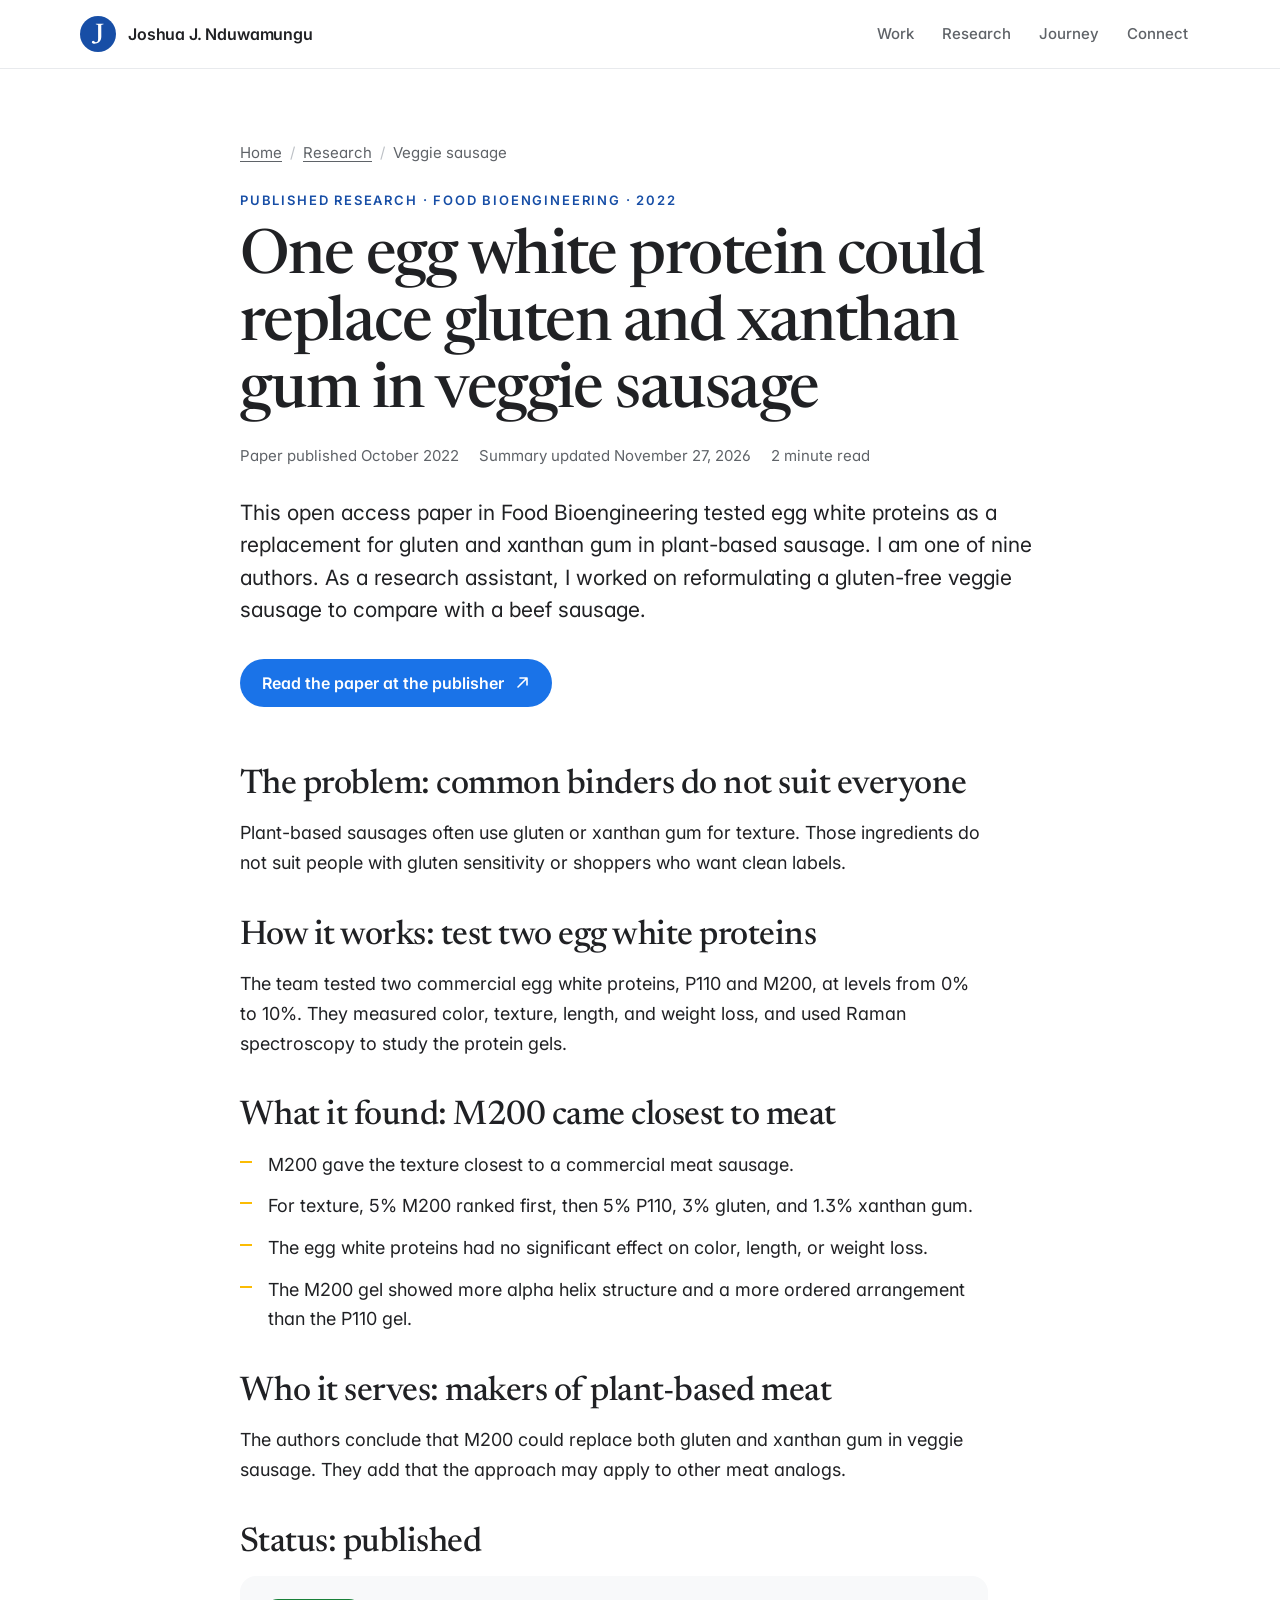
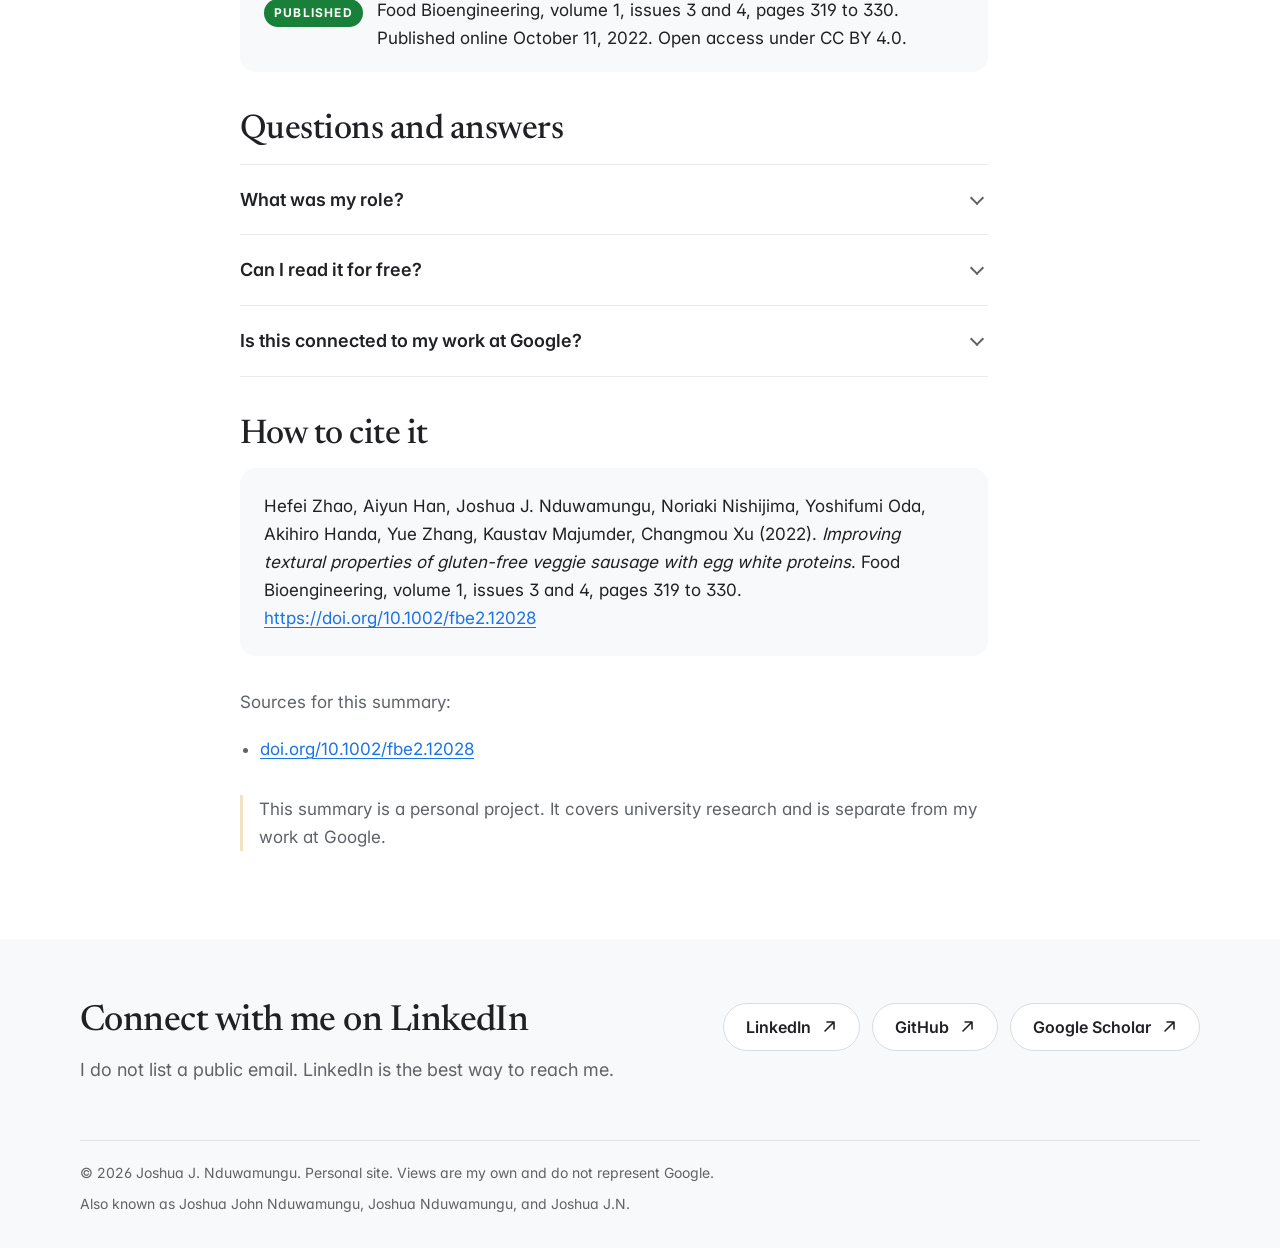
<file: research/egg-white-veggie-sausage/index.html>
<!doctype html>
<html lang="en">
<head>
<meta charset="utf-8">
<meta name="viewport" content="width=device-width, initial-scale=1">
<title>Egg white proteins for gluten-free veggie sausage | Joshua J. Nduwamungu</title>
<meta name="description" content="Joshua J. Nduwamungu co-authored a Food Bioengineering paper showing that egg white protein M200 could replace gluten and xanthan gum in veggie sausage.">
<meta name="keywords" content="Joshua J. Nduwamungu, Joshua John Nduwamungu, Joshua Nduwamungu, Joshua J.N., Food Bioengineering, plant-based meat, egg white protein">
<meta name="author" content="Joshua J. Nduwamungu">
<meta name="robots" content="index, follow, max-image-preview:large">
<link rel="canonical" href="https://joshijo77.github.io/research/egg-white-veggie-sausage/">
<meta name="theme-color" content="#ffffff">
<link rel="icon" href="/favicon.svg" type="image/svg+xml">
<link rel="icon" href="/favicon-32.png" sizes="32x32" type="image/png">
<link rel="apple-touch-icon" href="/apple-touch-icon.png">
<link rel="manifest" href="/site.webmanifest">
<link rel="preload" href="/assets/fonts/newsreader-var.woff2" as="font" type="font/woff2" crossorigin>
<link rel="preload" href="/assets/fonts/inter-var.woff2" as="font" type="font/woff2" crossorigin>
<link rel="stylesheet" href="/assets/css/site.css?v=3">
<meta property="og:type" content="article">
<meta property="og:site_name" content="Joshua J. Nduwamungu">
<meta property="og:title" content="Egg white proteins for gluten-free veggie sausage | Joshua J. Nduwamungu">
<meta property="og:description" content="Joshua J. Nduwamungu co-authored a Food Bioengineering paper showing that egg white protein M200 could replace gluten and xanthan gum in veggie sausage.">
<meta property="og:url" content="https://joshijo77.github.io/research/egg-white-veggie-sausage/">
<meta property="og:image" content="https://joshijo77.github.io/assets/og/egg-white-veggie-sausage.png">
<meta property="og:image:width" content="1200">
<meta property="og:image:height" content="630">
<meta property="og:image:alt" content="One egg white protein could replace gluten and xanthan gum in veggie sausage. A summary by Joshua J. Nduwamungu.">
<meta property="og:locale" content="en_US">
<meta property="article:published_time" content="2026-11-27T00:00:00-08:00">
<meta property="article:modified_time" content="2026-11-27T00:00:00-08:00">
<meta property="article:author" content="https://joshijo77.github.io/">
<meta name="twitter:card" content="summary_large_image">
<meta name="twitter:title" content="Egg white proteins for gluten-free veggie sausage | Joshua J. Nduwamungu">
<meta name="twitter:description" content="Joshua J. Nduwamungu co-authored a Food Bioengineering paper showing that egg white protein M200 could replace gluten and xanthan gum in veggie sausage.">
<meta name="twitter:image" content="https://joshijo77.github.io/assets/og/egg-white-veggie-sausage.png">
<meta name="twitter:image:alt" content="One egg white protein could replace gluten and xanthan gum in veggie sausage. A summary by Joshua J. Nduwamungu.">
<script type="application/ld+json">{"@context":"https://schema.org","@graph":[{"@type":"WebPage","@id":"https://joshijo77.github.io/research/egg-white-veggie-sausage/","url":"https://joshijo77.github.io/research/egg-white-veggie-sausage/","name":"One egg white protein could replace gluten and xanthan gum in veggie sausage","datePublished":"2026-11-27T00:00:00-08:00","dateModified":"2026-11-27T00:00:00-08:00","author":{"@id":"https://joshijo77.github.io/#person"},"about":{"@id":"https://doi.org/10.1002/fbe2.12028"},"inLanguage":"en-US","isPartOf":{"@id":"https://joshijo77.github.io/#website"},"primaryImageOfPage":"https://joshijo77.github.io/assets/og/egg-white-veggie-sausage.png"},{"@type":"ScholarlyArticle","@id":"https://doi.org/10.1002/fbe2.12028","headline":"Improving textural properties of gluten-free veggie sausage with egg white proteins","name":"Improving textural properties of gluten-free veggie sausage with egg white proteins","author":[{"@type":"Person","name":"Hefei Zhao"},{"@type":"Person","name":"Aiyun Han"},{"@id":"https://joshijo77.github.io/#person"},{"@type":"Person","name":"Noriaki Nishijima"},{"@type":"Person","name":"Yoshifumi Oda"},{"@type":"Person","name":"Akihiro Handa"},{"@type":"Person","name":"Yue Zhang"},{"@type":"Person","name":"Kaustav Majumder"},{"@type":"Person","name":"Changmou Xu"}],"datePublished":"2022-10-11T00:00:00+00:00","isPartOf":{"@type":"Periodical","name":"Food Bioengineering"},"image":"https://joshijo77.github.io/assets/og/egg-white-veggie-sausage.png","identifier":{"@type":"PropertyValue","propertyID":"DOI","value":"10.1002/fbe2.12028"},"sameAs":"https://doi.org/10.1002/fbe2.12028","url":"https://doi.org/10.1002/fbe2.12028","license":"https://creativecommons.org/licenses/by/4.0/","abstract":"One egg white protein, M200, gave the texture closest to a commercial meat sausage."},{"@type":"BlogPosting","@id":"https://joshijo77.github.io/research/egg-white-veggie-sausage/#summary","headline":"One egg white protein could replace gluten and xanthan gum in veggie sausage","description":"Joshua J. Nduwamungu co-authored a Food Bioengineering paper showing that egg white protein M200 could replace gluten and xanthan gum in veggie sausage.","author":{"@id":"https://joshijo77.github.io/#person"},"datePublished":"2026-11-27T00:00:00-08:00","dateModified":"2026-11-27T00:00:00-08:00","mainEntityOfPage":"https://joshijo77.github.io/research/egg-white-veggie-sausage/","image":"https://joshijo77.github.io/assets/og/egg-white-veggie-sausage.png","wordCount":282,"timeRequired":"PT2M"},{"@type":"BreadcrumbList","itemListElement":[{"@type":"ListItem","position":1,"name":"Home","item":"https://joshijo77.github.io/"},{"@type":"ListItem","position":2,"name":"Research","item":"https://joshijo77.github.io/research/"},{"@type":"ListItem","position":3,"name":"Veggie sausage","item":"https://joshijo77.github.io/research/egg-white-veggie-sausage/"}]},{"@type":"Person","@id":"https://joshijo77.github.io/#person","name":"Joshua J. Nduwamungu","url":"https://joshijo77.github.io/","sameAs":["https://github.com/joshijo77","https://www.linkedin.com/in/joshua-j-nduwamungu","https://scholar.google.com/citations?hl=en&user=gFSQpskAAAAJ"]}]}</script>
</head>
<body>
<a class="skip" href="#main">Skip to content</a>
<header class="site-header">
<div class="wrap">
<a class="brand" href="/" aria-label="Joshua J. Nduwamungu, home"><svg class="mark" aria-hidden="true" focusable="false" xmlns="http://www.w3.org/2000/svg" viewBox="0 0 36 36" width="36" height="36"><rect width="36" height="36" rx="18" fill="#174EA6"/><path fill="#fff" d="M21.31 20.83Q21.31 22.44 20.74 23.74Q20.17 25.03 19.18 25.94Q18.2 26.85 16.94 27.33Q15.68 27.81 14.3 27.81Q13.56 27.81 13.02 27.61Q12.47 27.4 12.18 27.02Q11.88 26.64 11.88 26.13Q11.88 25.6 12.22 25.21Q12.55 24.82 13.15 24.82Q13.4 24.82 13.71 25.03Q14.02 25.24 14.38 25.52Q14.75 25.79 15.16 26Q15.57 26.22 16.02 26.22Q16.93 26.22 17.52 25.48Q18.1 24.74 18.1 22.94V9.08L15.77 8.34V7.78H23.56V8.34L21.28 9.08Z"/></svg><span>Joshua J. Nduwamungu</span></a>
<nav aria-label="Main"><ul class="nav">
<li><a href="/#work">Work</a></li>
<li><a href="/#research">Research</a></li>
<li><a href="/#journey">Journey</a></li>
<li><a href="#connect">Connect</a></li>
</ul></nav>
</div>
</header>
<main id="main" class="article">
<div class="wrap narrow">
<nav aria-label="Breadcrumb"><ol class="crumbs"><li><a href="/">Home</a></li><li><a href="/research/">Research</a></li><li aria-current="page">Veggie sausage</li></ol></nav>
<span class="eyebrow">Published research · Food Bioengineering · 2022</span>
<h1>One egg white protein could replace gluten and xanthan gum in veggie sausage</h1>
<ul class="byline"><li>Paper published <time datetime="2022-10-11">October 2022</time></li><li>Summary updated <time datetime="2026-11-27">November 27, 2026</time></li><li>2 minute read</li></ul>
<p class="intro">This open access paper in Food Bioengineering tested egg white proteins as a replacement for gluten and xanthan gum in plant-based sausage. I am one of nine authors. As a research assistant, I worked on reformulating a gluten-free veggie sausage to compare with a beef sausage.</p>
<div class="actions"><a class="btn btn-primary" href="https://doi.org/10.1002/fbe2.12028" rel="noopener">Read the paper at the publisher<svg viewBox="0 0 16 16" aria-hidden="true" fill="none" stroke="currentColor" stroke-width="1.6" stroke-linecap="round" stroke-linejoin="round"><path d="M6 3h7v7M13 3 4 12"/></svg></a></div>
<h2>The problem: common binders do not suit everyone</h2>
<div class="prose"><p>Plant-based sausages often use gluten or xanthan gum for texture. Those ingredients do not suit people with gluten sensitivity or shoppers who want clean labels.</p></div>
<h2>How it works: test two egg white proteins</h2>
<div class="prose"><p>The team tested two commercial egg white proteins, P110 and M200, at levels from 0% to 10%. They measured color, texture, length, and weight loss, and used Raman spectroscopy to study the protein gels.</p></div>
<h2>What it found: M200 came closest to meat</h2>
<div class="prose"><ul class="facts"><li>M200 gave the texture closest to a commercial meat sausage.</li><li>For texture, 5% M200 ranked first, then 5% P110, 3% gluten, and 1.3% xanthan gum.</li><li>The egg white proteins had no significant effect on color, length, or weight loss.</li><li>The M200 gel showed more alpha helix structure and a more ordered arrangement than the P110 gel.</li></ul></div>
<h2>Who it serves: makers of <span class="nw">plant-based</span> meat</h2>
<div class="prose"><p>The authors conclude that M200 could replace both gluten and xanthan gum in veggie sausage. They add that the approach may apply to other meat analogs.</p></div>
<h2>Status: published</h2>
<div class="status"><span class="pill">Published</span><p>Food Bioengineering, volume 1, issues 3 and 4, pages 319 to 330. Published online October 11, 2022. Open access under CC BY 4.0.</p></div>
<h2>Questions and answers</h2>
<div class="faq"><details><summary>What was my role?</summary><p>I am a co-author, listed third of nine. I worked on the sausage reformulation as a research assistant.</p></details><details><summary>Can I read it for free?</summary><p>Yes. The paper is open access under a CC BY 4.0 license.</p></details><details><summary>Is this connected to my work at Google?</summary><p>No. This is university research from before I joined Google in 2022.</p></details></div>
<h2>How to cite it</h2>
<div class="cite"><p>Hefei Zhao, Aiyun Han, Joshua J. Nduwamungu, Noriaki Nishijima, Yoshifumi Oda, Akihiro Handa, Yue Zhang, Kaustav Majumder, Changmou Xu (2022). <em>Improving textural properties of gluten-free veggie sausage with egg white proteins</em>. Food Bioengineering, volume 1, issues 3 and 4, pages 319 to 330. <a href="https://doi.org/10.1002/fbe2.12028" rel="noopener">https://doi.org/10.1002/fbe2.12028</a></p></div>
<div class="sources"><p>Sources for this summary:</p><ul><li><a href="https://doi.org/10.1002/fbe2.12028" rel="noopener">doi.org/10.1002/fbe2.12028</a></li></ul></div>
<p class="note">This summary is a personal project. It covers university research and is separate from my work at Google.</p>
</div>
</main>
<footer class="site-footer" id="connect">
<div class="wrap">
<div class="footer-grid">
<div>
<h2>Connect with me on LinkedIn</h2>
<p class="muted">I do not list a public email. LinkedIn is the best way to reach me.</p>
</div>
<ul class="connect">
<li><a class="btn btn-secondary" href="https://www.linkedin.com/in/joshua-j-nduwamungu" rel="me noopener">LinkedIn<svg viewBox="0 0 16 16" aria-hidden="true" fill="none" stroke="currentColor" stroke-width="1.6" stroke-linecap="round" stroke-linejoin="round"><path d="M6 3h7v7M13 3 4 12"/></svg></a></li>
<li><a class="btn btn-secondary" href="https://github.com/joshijo77" rel="me noopener">GitHub<svg viewBox="0 0 16 16" aria-hidden="true" fill="none" stroke="currentColor" stroke-width="1.6" stroke-linecap="round" stroke-linejoin="round"><path d="M6 3h7v7M13 3 4 12"/></svg></a></li>
<li><a class="btn btn-secondary" href="https://scholar.google.com/citations?hl=en&user=gFSQpskAAAAJ" rel="me noopener">Google Scholar<svg viewBox="0 0 16 16" aria-hidden="true" fill="none" stroke="currentColor" stroke-width="1.6" stroke-linecap="round" stroke-linejoin="round"><path d="M6 3h7v7M13 3 4 12"/></svg></a></li>
</ul>
</div>
<div class="legal">
<p>&copy; 2026 Joshua J. Nduwamungu. Personal site. Views are my own and do not represent Google.</p>
<p>Also known as Joshua John Nduwamungu, Joshua Nduwamungu, and Joshua J.N.</p>
</div>
</div>
</footer>
</body>
</html>
</file>
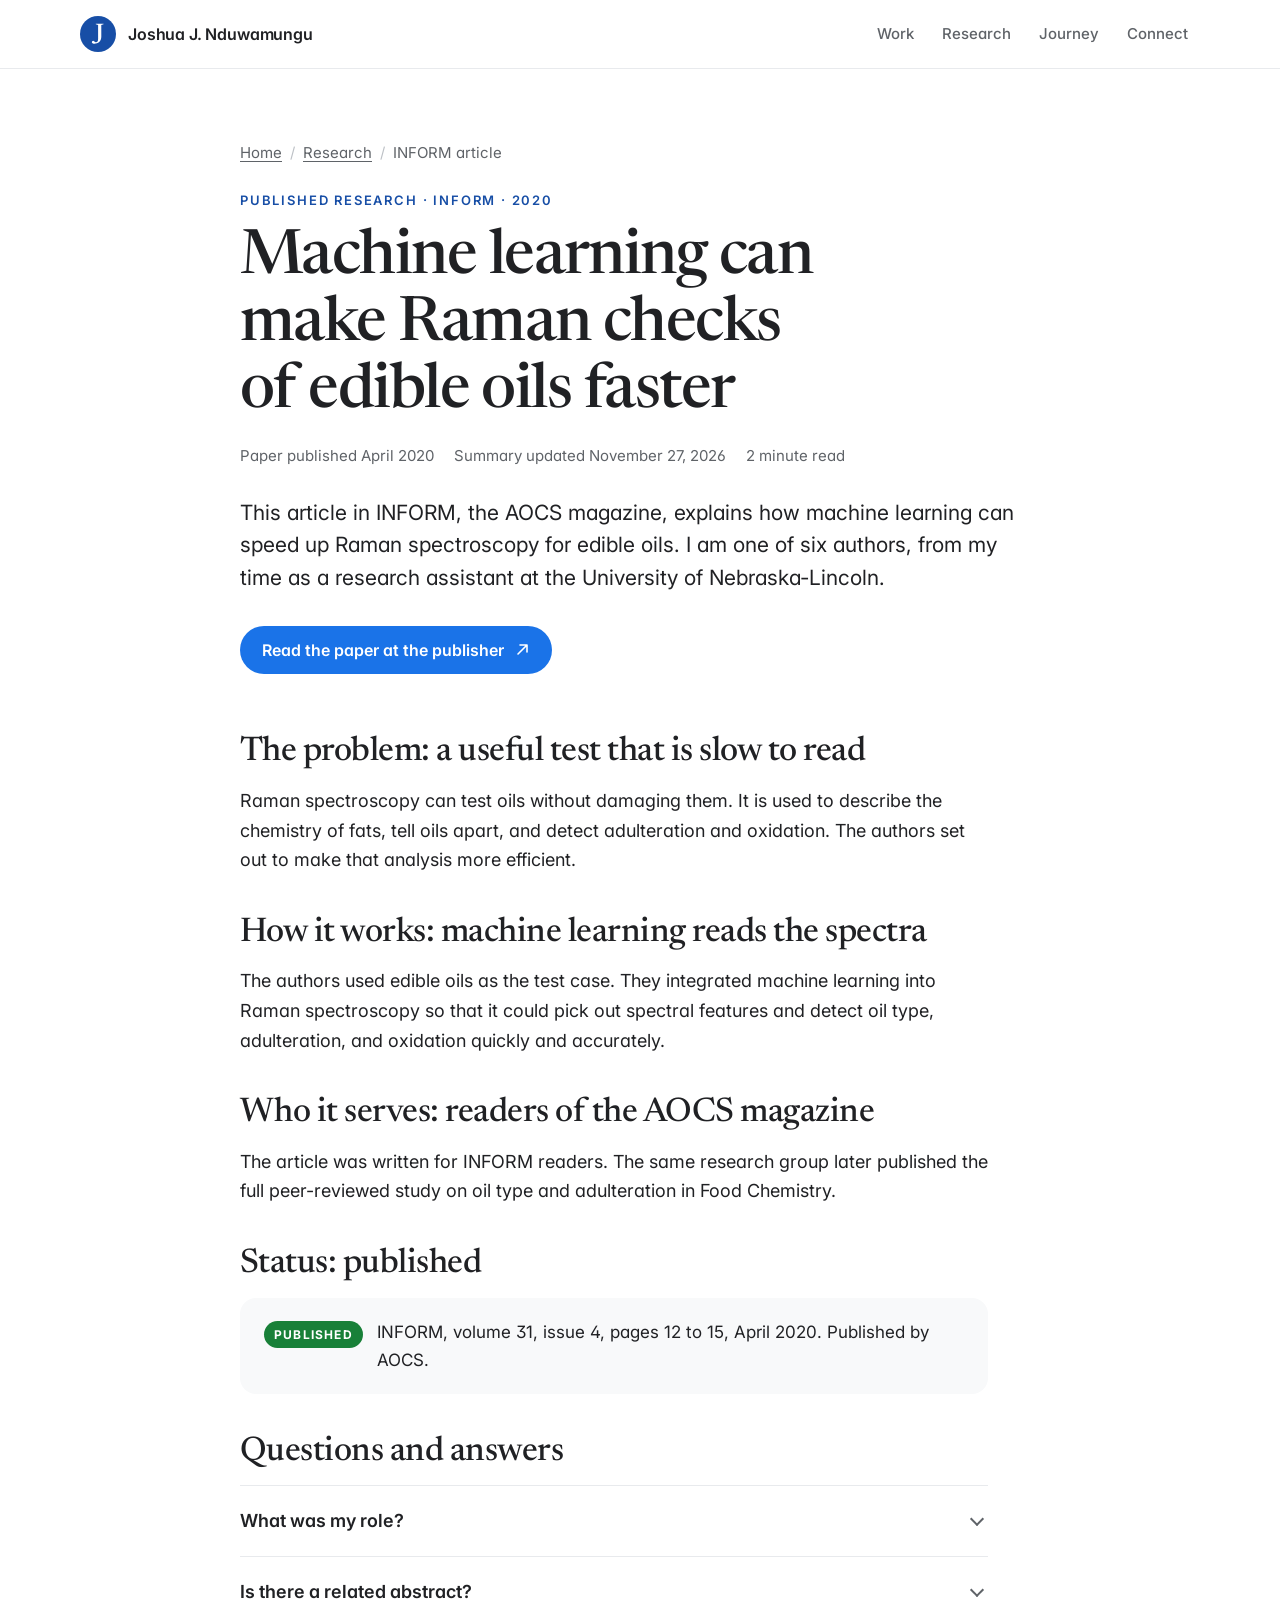
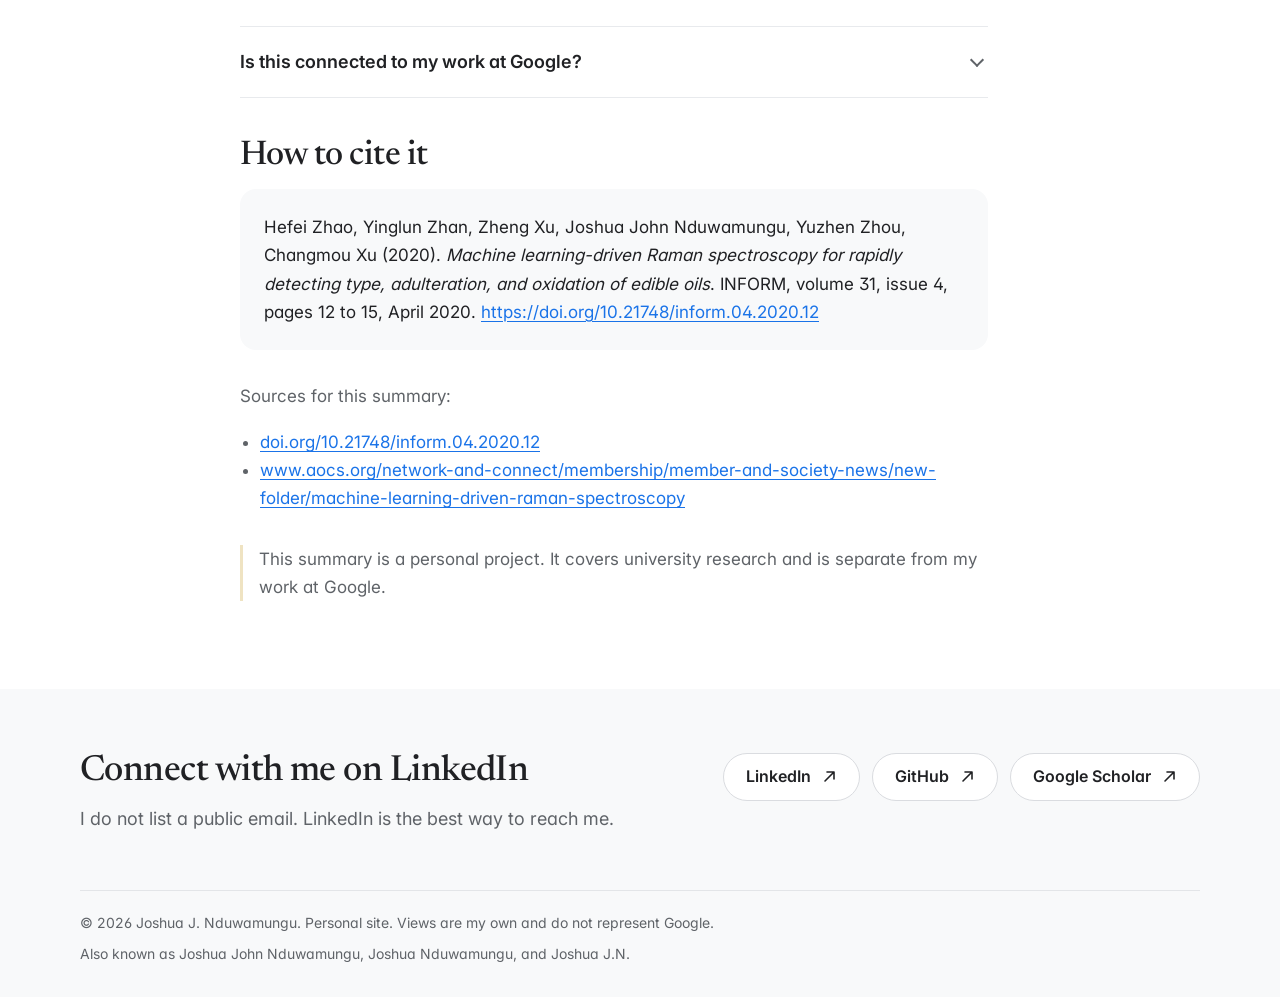
<file: research/raman-spectroscopy-inform/index.html>
<!doctype html>
<html lang="en">
<head>
<meta charset="utf-8">
<meta name="viewport" content="width=device-width, initial-scale=1">
<title>Faster checks for oil type, adulteration, and oxidation | Joshua J. Nduwamungu</title>
<meta name="description" content="Joshua J. Nduwamungu co-authored an INFORM article on machine learning and Raman spectroscopy to detect the type, adulteration, and oxidation of edible oils.">
<meta name="keywords" content="Joshua J. Nduwamungu, Joshua John Nduwamungu, Joshua Nduwamungu, Joshua J.N., INFORM, Raman spectroscopy, machine learning">
<meta name="author" content="Joshua J. Nduwamungu">
<meta name="robots" content="index, follow, max-image-preview:large">
<link rel="canonical" href="https://joshijo77.github.io/research/raman-spectroscopy-inform/">
<meta name="theme-color" content="#ffffff">
<link rel="icon" href="/favicon.svg" type="image/svg+xml">
<link rel="icon" href="/favicon-32.png" sizes="32x32" type="image/png">
<link rel="apple-touch-icon" href="/apple-touch-icon.png">
<link rel="manifest" href="/site.webmanifest">
<link rel="preload" href="/assets/fonts/newsreader-var.woff2" as="font" type="font/woff2" crossorigin>
<link rel="preload" href="/assets/fonts/inter-var.woff2" as="font" type="font/woff2" crossorigin>
<link rel="stylesheet" href="/assets/css/site.css?v=3">
<meta property="og:type" content="article">
<meta property="og:site_name" content="Joshua J. Nduwamungu">
<meta property="og:title" content="Faster checks for oil type, adulteration, and oxidation | Joshua J. Nduwamungu">
<meta property="og:description" content="Joshua J. Nduwamungu co-authored an INFORM article on machine learning and Raman spectroscopy to detect the type, adulteration, and oxidation of edible oils.">
<meta property="og:url" content="https://joshijo77.github.io/research/raman-spectroscopy-inform/">
<meta property="og:image" content="https://joshijo77.github.io/assets/og/raman-spectroscopy-inform.png">
<meta property="og:image:width" content="1200">
<meta property="og:image:height" content="630">
<meta property="og:image:alt" content="Machine learning can make Raman checks of edible oils faster. A summary by Joshua J. Nduwamungu.">
<meta property="og:locale" content="en_US">
<meta property="article:published_time" content="2026-11-27T00:00:00-08:00">
<meta property="article:modified_time" content="2026-11-27T00:00:00-08:00">
<meta property="article:author" content="https://joshijo77.github.io/">
<meta name="twitter:card" content="summary_large_image">
<meta name="twitter:title" content="Faster checks for oil type, adulteration, and oxidation | Joshua J. Nduwamungu">
<meta name="twitter:description" content="Joshua J. Nduwamungu co-authored an INFORM article on machine learning and Raman spectroscopy to detect the type, adulteration, and oxidation of edible oils.">
<meta name="twitter:image" content="https://joshijo77.github.io/assets/og/raman-spectroscopy-inform.png">
<meta name="twitter:image:alt" content="Machine learning can make Raman checks of edible oils faster. A summary by Joshua J. Nduwamungu.">
<script type="application/ld+json">{"@context":"https://schema.org","@graph":[{"@type":"WebPage","@id":"https://joshijo77.github.io/research/raman-spectroscopy-inform/","url":"https://joshijo77.github.io/research/raman-spectroscopy-inform/","name":"Machine learning can make Raman checks of edible oils faster","datePublished":"2026-11-27T00:00:00-08:00","dateModified":"2026-11-27T00:00:00-08:00","author":{"@id":"https://joshijo77.github.io/#person"},"about":{"@id":"https://doi.org/10.21748/inform.04.2020.12"},"inLanguage":"en-US","isPartOf":{"@id":"https://joshijo77.github.io/#website"},"primaryImageOfPage":"https://joshijo77.github.io/assets/og/raman-spectroscopy-inform.png"},{"@type":"ScholarlyArticle","@id":"https://doi.org/10.21748/inform.04.2020.12","headline":"Machine learning-driven Raman spectroscopy for rapidly detecting type, adulteration, and oxidation of edible","name":"Machine learning-driven Raman spectroscopy for rapidly detecting type, adulteration, and oxidation of edible oils","author":[{"@type":"Person","name":"Hefei Zhao"},{"@type":"Person","name":"Yinglun Zhan"},{"@type":"Person","name":"Zheng Xu"},{"@id":"https://joshijo77.github.io/#person"},{"@type":"Person","name":"Yuzhen Zhou"},{"@type":"Person","name":"Changmou Xu"}],"datePublished":"2020-04-01T00:00:00+00:00","isPartOf":{"@type":"Periodical","name":"INFORM"},"image":"https://joshijo77.github.io/assets/og/raman-spectroscopy-inform.png","identifier":{"@type":"PropertyValue","propertyID":"DOI","value":"10.21748/inform.04.2020.12"},"sameAs":"https://doi.org/10.21748/inform.04.2020.12","url":"https://doi.org/10.21748/inform.04.2020.12","abstract":"A magazine article for AOCS readers on using machine learning to read the Raman spectra of edible oils."},{"@type":"BlogPosting","@id":"https://joshijo77.github.io/research/raman-spectroscopy-inform/#summary","headline":"Machine learning can make Raman checks of edible oils faster","description":"Joshua J. Nduwamungu co-authored an INFORM article on machine learning and Raman spectroscopy to detect the type, adulteration, and oxidation of edible oils.","author":{"@id":"https://joshijo77.github.io/#person"},"datePublished":"2026-11-27T00:00:00-08:00","dateModified":"2026-11-27T00:00:00-08:00","mainEntityOfPage":"https://joshijo77.github.io/research/raman-spectroscopy-inform/","image":"https://joshijo77.github.io/assets/og/raman-spectroscopy-inform.png","wordCount":231,"timeRequired":"PT2M"},{"@type":"BreadcrumbList","itemListElement":[{"@type":"ListItem","position":1,"name":"Home","item":"https://joshijo77.github.io/"},{"@type":"ListItem","position":2,"name":"Research","item":"https://joshijo77.github.io/research/"},{"@type":"ListItem","position":3,"name":"INFORM article","item":"https://joshijo77.github.io/research/raman-spectroscopy-inform/"}]},{"@type":"Person","@id":"https://joshijo77.github.io/#person","name":"Joshua J. Nduwamungu","url":"https://joshijo77.github.io/","sameAs":["https://github.com/joshijo77","https://www.linkedin.com/in/joshua-j-nduwamungu","https://scholar.google.com/citations?hl=en&user=gFSQpskAAAAJ"]}]}</script>
</head>
<body>
<a class="skip" href="#main">Skip to content</a>
<header class="site-header">
<div class="wrap">
<a class="brand" href="/" aria-label="Joshua J. Nduwamungu, home"><svg class="mark" aria-hidden="true" focusable="false" xmlns="http://www.w3.org/2000/svg" viewBox="0 0 36 36" width="36" height="36"><rect width="36" height="36" rx="18" fill="#174EA6"/><path fill="#fff" d="M21.31 20.83Q21.31 22.44 20.74 23.74Q20.17 25.03 19.18 25.94Q18.2 26.85 16.94 27.33Q15.68 27.81 14.3 27.81Q13.56 27.81 13.02 27.61Q12.47 27.4 12.18 27.02Q11.88 26.64 11.88 26.13Q11.88 25.6 12.22 25.21Q12.55 24.82 13.15 24.82Q13.4 24.82 13.71 25.03Q14.02 25.24 14.38 25.52Q14.75 25.79 15.16 26Q15.57 26.22 16.02 26.22Q16.93 26.22 17.52 25.48Q18.1 24.74 18.1 22.94V9.08L15.77 8.34V7.78H23.56V8.34L21.28 9.08Z"/></svg><span>Joshua J. Nduwamungu</span></a>
<nav aria-label="Main"><ul class="nav">
<li><a href="/#work">Work</a></li>
<li><a href="/#research">Research</a></li>
<li><a href="/#journey">Journey</a></li>
<li><a href="#connect">Connect</a></li>
</ul></nav>
</div>
</header>
<main id="main" class="article">
<div class="wrap narrow">
<nav aria-label="Breadcrumb"><ol class="crumbs"><li><a href="/">Home</a></li><li><a href="/research/">Research</a></li><li aria-current="page">INFORM article</li></ol></nav>
<span class="eyebrow">Published research · INFORM · 2020</span>
<h1>Machine learning can make Raman checks of edible oils faster</h1>
<ul class="byline"><li>Paper published <time datetime="2020-04-01">April 2020</time></li><li>Summary updated <time datetime="2026-11-27">November 27, 2026</time></li><li>2 minute read</li></ul>
<p class="intro">This article in INFORM, the AOCS magazine, explains how machine learning can speed up Raman spectroscopy for edible oils. I am one of six authors, from my time as a research assistant at the University of Nebraska-Lincoln.</p>
<div class="actions"><a class="btn btn-primary" href="https://doi.org/10.21748/inform.04.2020.12" rel="noopener">Read the paper at the publisher<svg viewBox="0 0 16 16" aria-hidden="true" fill="none" stroke="currentColor" stroke-width="1.6" stroke-linecap="round" stroke-linejoin="round"><path d="M6 3h7v7M13 3 4 12"/></svg></a></div>
<h2>The problem: a useful test that is slow to read</h2>
<div class="prose"><p>Raman spectroscopy can test oils without damaging them. It is used to describe the chemistry of fats, tell oils apart, and detect adulteration and oxidation. The authors set out to make that analysis more efficient.</p></div>
<h2>How it works: machine learning reads the spectra</h2>
<div class="prose"><p>The authors used edible oils as the test case. They integrated machine learning into Raman spectroscopy so that it could pick out spectral features and detect oil type, adulteration, and oxidation quickly and accurately.</p></div>
<h2>Who it serves: readers of the AOCS magazine</h2>
<div class="prose"><p>The article was written for INFORM readers. The same research group later published the full peer-reviewed study on oil type and adulteration in Food Chemistry.</p></div>
<h2>Status: published</h2>
<div class="status"><span class="pill">Published</span><p>INFORM, volume 31, issue 4, pages 12 to 15, April 2020. Published by AOCS.</p></div>
<h2>Questions and answers</h2>
<div class="faq"><details><summary>What was my role?</summary><p>I am a co-author, listed fourth of six, from my research assistant role at the University of Nebraska-Lincoln.</p></details><details><summary>Is there a related abstract?</summary><p>Yes. A related abstract appears in the proceedings of the Virtual 2020 AOCS Annual Meeting and Expo, linked in the publication list on the home page.</p></details><details><summary>Is this connected to my work at Google?</summary><p>No. This is university research from before I joined Google in 2022.</p></details></div>
<h2>How to cite it</h2>
<div class="cite"><p>Hefei Zhao, Yinglun Zhan, Zheng Xu, Joshua John Nduwamungu, Yuzhen Zhou, Changmou Xu (2020). <em>Machine learning-driven Raman spectroscopy for rapidly detecting type, adulteration, and oxidation of edible oils</em>. INFORM, volume 31, issue 4, pages 12 to 15, April 2020. <a href="https://doi.org/10.21748/inform.04.2020.12" rel="noopener">https://doi.org/10.21748/inform.04.2020.12</a></p></div>
<div class="sources"><p>Sources for this summary:</p><ul><li><a href="https://doi.org/10.21748/inform.04.2020.12" rel="noopener">doi.org/10.21748/inform.04.2020.12</a></li><li><a href="https://www.aocs.org/network-and-connect/membership/member-and-society-news/new-folder/machine-learning-driven-raman-spectroscopy" rel="noopener">www.aocs.org/network-and-connect/membership/member-and-society-news/new-folder/machine-learning-driven-raman-spectroscopy</a></li></ul></div>
<p class="note">This summary is a personal project. It covers university research and is separate from my work at Google.</p>
</div>
</main>
<footer class="site-footer" id="connect">
<div class="wrap">
<div class="footer-grid">
<div>
<h2>Connect with me on LinkedIn</h2>
<p class="muted">I do not list a public email. LinkedIn is the best way to reach me.</p>
</div>
<ul class="connect">
<li><a class="btn btn-secondary" href="https://www.linkedin.com/in/joshua-j-nduwamungu" rel="me noopener">LinkedIn<svg viewBox="0 0 16 16" aria-hidden="true" fill="none" stroke="currentColor" stroke-width="1.6" stroke-linecap="round" stroke-linejoin="round"><path d="M6 3h7v7M13 3 4 12"/></svg></a></li>
<li><a class="btn btn-secondary" href="https://github.com/joshijo77" rel="me noopener">GitHub<svg viewBox="0 0 16 16" aria-hidden="true" fill="none" stroke="currentColor" stroke-width="1.6" stroke-linecap="round" stroke-linejoin="round"><path d="M6 3h7v7M13 3 4 12"/></svg></a></li>
<li><a class="btn btn-secondary" href="https://scholar.google.com/citations?hl=en&user=gFSQpskAAAAJ" rel="me noopener">Google Scholar<svg viewBox="0 0 16 16" aria-hidden="true" fill="none" stroke="currentColor" stroke-width="1.6" stroke-linecap="round" stroke-linejoin="round"><path d="M6 3h7v7M13 3 4 12"/></svg></a></li>
</ul>
</div>
<div class="legal">
<p>&copy; 2026 Joshua J. Nduwamungu. Personal site. Views are my own and do not represent Google.</p>
<p>Also known as Joshua John Nduwamungu, Joshua Nduwamungu, and Joshua J.N.</p>
</div>
</div>
</footer>
</body>
</html>
</file>
<file: assets/css/site.css>
@font-face{font-family:"Inter";src:url("../fonts/inter-var.woff2") format("woff2");font-weight:100 900;font-style:normal;font-display:swap}
@font-face{font-family:"Newsreader";src:url("../fonts/newsreader-var.woff2") format("woff2");font-weight:200 800;font-style:normal;font-display:swap}
@font-face{font-family:"Newsreader";src:url("../fonts/newsreader-italic-var.woff2") format("woff2");font-weight:200 800;font-style:italic;font-display:swap}

:root{
  --signature:#1A73E8;--signature-deep:#174EA6;--signature-wash:#E8F0FE;
  --secondary:#188038;--accent:#FBBC04;--accent-deep:#B06000;
  --surface:#F8F9FA;--surface-wash:#F1F3F4;--text:#202124;--stone:#5F6368;
  --hairline:#E8EAED;--warm-hairline:#EFE3C2;--error:#D93025;
  --serif:"Newsreader",Georgia,"Times New Roman",serif;
  --sans:"Inter",system-ui,-apple-system,"Segoe UI",Roboto,Arial,sans-serif;
  --mono:ui-monospace,SFMono-Regular,Menlo,Consolas,monospace;
  --wrap:1120px;--measure:68ch;--radius:20px;
  --space:clamp(56px,7vw,88px);
  color-scheme:light;
}
*,*::before,*::after{box-sizing:border-box}
html{-webkit-text-size-adjust:100%;text-size-adjust:100%;scroll-behavior:smooth;scroll-padding-top:24px}
body{margin:0;background:#fff;color:var(--text);font-family:var(--sans);font-size:1.125rem;line-height:1.65;
  font-feature-settings:"cv11","ss01";-webkit-font-smoothing:antialiased;-moz-osx-font-smoothing:grayscale;text-rendering:optimizeLegibility}
img,svg{display:block;max-width:100%;height:auto}
a{color:var(--signature);text-decoration-thickness:1px;text-underline-offset:.18em}
a:hover{color:var(--signature-deep)}
:focus-visible{outline:3px solid var(--signature);outline-offset:3px;border-radius:6px}
::selection{background:var(--signature-wash);color:var(--text)}
.skip{position:absolute;left:16px;top:-60px;background:var(--text);color:#fff;padding:10px 16px;border-radius:10px;z-index:10;text-decoration:none}
.skip:focus{top:16px;color:#fff}
.wrap{width:min(100% - 48px,var(--wrap));margin-inline:auto}
.prose{max-width:var(--measure)}

/* Header */
.site-header{border-bottom:1px solid var(--hairline);background:rgba(255,255,255,.92);position:sticky;top:0;z-index:5;backdrop-filter:saturate(180%) blur(12px);-webkit-backdrop-filter:saturate(180%) blur(12px)}
.site-header .wrap{display:flex;align-items:center;justify-content:space-between;gap:24px;min-height:68px}
.brand{display:flex;align-items:center;gap:12px;color:var(--text);text-decoration:none;font-weight:600;font-size:1rem;letter-spacing:-.01em}
.brand:hover{color:var(--text)}
.mark{width:36px;height:36px;flex:none}
.nav{display:flex;gap:4px;margin:0;padding:0;list-style:none}
.nav a{display:block;padding:8px 12px;border-radius:999px;color:var(--stone);text-decoration:none;font-size:.9375rem;font-weight:500}
.nav a:hover{color:var(--text);background:var(--surface-wash)}

/* Type */
h1,h2,h3{font-family:var(--serif);font-weight:500;color:var(--text);margin:0;letter-spacing:-.015em;font-optical-sizing:auto}
h1{font-size:clamp(2.75rem,7vw,5rem);line-height:1.02;letter-spacing:-.025em}
h2{font-size:clamp(2rem,4vw,2.875rem);line-height:1.1}
h3{font-size:clamp(1.375rem,2vw,1.625rem);line-height:1.25}
h1,h2,h3{text-wrap:balance}
.nw{white-space:nowrap}
p{margin:0 0 1.1em}
.eyebrow{display:block;font-family:var(--sans);font-size:.8125rem;font-weight:600;letter-spacing:.14em;text-transform:uppercase;color:var(--signature-deep);margin:0 0 14px}
.lede{font-size:clamp(1.25rem,2.1vw,1.5rem);line-height:1.5;color:var(--text);max-width:34ch;letter-spacing:-.01em}
.muted{color:var(--stone)}
.small{font-size:1.0625rem}

/* Hero */
.hero{padding:clamp(48px,7vw,88px) 0 0}
.hero h1{margin-bottom:22px}
.hero .lede{margin-bottom:32px;max-width:38ch}
.actions{display:flex;flex-wrap:wrap;gap:12px;margin:0 0 clamp(36px,5vw,60px)}
.btn{display:inline-flex;align-items:center;gap:10px;min-height:48px;padding:0 22px;border-radius:999px;font-weight:600;font-size:1rem;text-decoration:none;transition:background-color .2s ease,border-color .2s ease,color .2s ease}
.btn-primary{background:var(--signature);color:#fff}
.btn-primary:hover{background:var(--signature-deep);color:#fff}
.btn-secondary{border:1px solid #DADCE0;color:var(--text);background:#fff}
.btn-secondary:hover{border-color:var(--text);color:var(--text)}
.btn svg{width:16px;height:16px}
.horizon{width:100%;color:var(--text)}
.horizon-labels{display:grid;grid-template-columns:repeat(5,1fr);margin:14px 0 0;padding-bottom:16px !important;padding:0;list-style:none;font-size:.75rem;font-weight:600;letter-spacing:.12em;text-transform:uppercase;color:var(--stone);text-align:center}

/* Sections */
.section{padding:var(--space) 0;border-top:1px solid var(--hairline)}
.section-head{display:grid;gap:0;margin-bottom:clamp(28px,4vw,44px);max-width:46rem}
.section-head p{margin:16px 0 0;color:var(--stone);font-size:1.1875rem}

/* Highlights */
.stats{display:grid;grid-template-columns:repeat(4,minmax(0,1fr));gap:24px;margin:0;padding:0;list-style:none}
.stat{padding-top:24px;border-top:2px solid var(--text)}
.stat .num{display:block;font-family:var(--serif);font-size:clamp(2rem,3vw,2.5rem);line-height:1;letter-spacing:-.02em;margin-bottom:16px;font-variant-numeric:lining-nums}
.stat p{margin:0;color:var(--stone);font-size:1.0625rem;line-height:1.55}
.work-more{display:grid;grid-template-columns:repeat(3,minmax(0,1fr));gap:24px;margin:clamp(32px,4vw,48px) 0 0;padding:0;list-style:none}
.work-more li{background:var(--surface);border-radius:16px;padding:24px 24px 26px;font-size:1.0625rem;line-height:1.6;position:relative}
.work-more li::before{content:"";display:block;width:28px;height:4px;border-radius:2px;background:var(--accent);margin-bottom:18px}
.recognition{margin:40px 0 0;display:flex;align-items:baseline;gap:14px;color:var(--text);font-size:1.0625rem}
.recognition::before{content:"";width:10px;height:10px;border-radius:50%;background:var(--secondary);flex:none;transform:translateY(-1px)}

/* Cards */
.cards{display:grid;grid-template-columns:repeat(3,minmax(0,1fr));gap:24px;margin:0;padding:0;list-style:none}
.card{display:flex;flex-direction:column;height:100%;padding:32px;border:1px solid var(--hairline);border-radius:var(--radius);background:#fff;text-decoration:none;color:var(--text);transition:border-color .25s ease,transform .25s ease,box-shadow .25s ease}
.card:hover{border-color:var(--signature);color:var(--text);transform:translateY(-3px);box-shadow:0 18px 40px -24px rgba(23,78,166,.35)}
.card .meta{font-size:.8125rem;font-weight:600;letter-spacing:.1em;text-transform:uppercase;color:var(--signature-deep);margin-bottom:22px}
.card .problem{font-size:1.0625rem;line-height:1.5;color:var(--accent-deep);font-weight:500;margin-bottom:10px;min-height:3em}
.card h3{margin-bottom:14px}
.card p{color:var(--stone);font-size:1.0625rem;margin-bottom:28px}
.card .go{margin-top:auto;font-weight:600;font-size:1rem;color:var(--signature)}
.card:hover .go{color:var(--signature-deep)}

/* Publications */
.pubs{margin:0;padding:0;list-style:none;counter-reset:pub;max-width:56rem}
.pubs li{counter-increment:pub;display:grid;grid-template-columns:56px 1fr;gap:8px 16px;padding:22px 0;border-top:1px solid var(--hairline)}
.pubs li:last-child{border-bottom:1px solid var(--hairline)}
.pubs li::before{content:counter(pub,decimal-leading-zero);font-family:var(--serif);font-size:1.5rem;color:var(--accent-deep);line-height:1.3}
.pubs .t{font-family:var(--serif);font-style:italic;font-size:1.3125rem;line-height:1.35;display:block;margin-bottom:8px;color:var(--text)}
.pubs .a{font-size:1.0625rem;color:var(--stone);margin:0 0 6px}
.pubs .v{font-size:1.0625rem;margin:0}
.pubs .v a,.cite a,.sources a{overflow-wrap:anywhere}
.me{color:var(--text);font-weight:600}

/* Journey */
.journey-art{margin:0 0 clamp(32px,4vw,48px);border-radius:22px;overflow:hidden}
.journey-art img{width:100%}
.timeline{margin:0;padding:0;list-style:none;display:grid;grid-template-columns:repeat(5,minmax(0,1fr));gap:24px}
.timeline li{position:relative;padding-top:28px}
.timeline li::before{content:"";position:absolute;top:0;left:0;right:-24px;height:1px;background:var(--hairline)}
.timeline li:last-child::before{right:0}
.timeline li::after{content:"";position:absolute;top:-6px;left:0;width:13px;height:13px;border-radius:50%;background:#fff;border:3px solid var(--dot,var(--signature))}
.timeline .step{display:block;font-size:.8125rem;font-weight:600;letter-spacing:.1em;text-transform:uppercase;color:var(--stone);margin-bottom:6px}
.timeline h3{font-size:1.5rem;margin-bottom:4px}
.timeline .where{font-size:.9375rem;color:var(--stone);margin-bottom:12px}
.timeline p{font-size:1.0625rem;margin:0}

/* Career and education */
.career{margin:0;padding:0;list-style:none;max-width:56rem}
.career li{display:grid;grid-template-columns:160px 1fr;gap:4px 32px;padding:18px 0;border-top:1px solid var(--hairline)}
.career li:last-child{border-bottom:1px solid var(--hairline)}
.career .when{font-size:.9375rem;color:var(--stone);font-variant-numeric:tabular-nums;padding-top:3px}
.career .role{font-weight:600;margin:0}
.career .org{margin:0;color:var(--text)}
.career .cnote{margin:6px 0 0;color:var(--stone);font-size:1.0625rem}
.edu{display:grid;grid-template-columns:repeat(2,minmax(0,1fr));gap:24px;margin:0 0 24px;padding:0;list-style:none}
.edu li{background:var(--surface);border-radius:var(--radius);padding:32px}
.edu .date{font-size:.8125rem;font-weight:600;letter-spacing:.1em;text-transform:uppercase;color:var(--secondary);margin-bottom:16px;display:block}
.edu h3{margin-bottom:6px}
.edu .where{color:var(--stone);font-size:.9375rem;margin-bottom:16px}
.edu .deg{font-weight:500;margin-bottom:10px}
.edu p:last-child{margin:0;color:var(--stone);font-size:1.0625rem}
.sub-head{font-family:var(--serif);font-size:1.75rem;margin:clamp(40px,5vw,56px) 0 16px}

/* Article pages */
.narrow{width:min(100% - 48px,800px)}
.article .cards{grid-template-columns:1fr}
.crumbs{font-size:.9375rem;color:var(--stone);margin:0 0 24px;padding:0;list-style:none;display:flex;flex-wrap:wrap;gap:8px}
.crumbs li+li::before{content:"/";margin-right:8px;color:#BDC1C6}
.crumbs a{color:var(--stone)}
.article{padding:clamp(40px,6vw,72px) 0 var(--space)}
.article h1{font-size:clamp(2.375rem,5.4vw,3.875rem);line-height:1.08;margin-bottom:18px;max-width:22ch}
.article .byline{display:flex;flex-wrap:wrap;gap:6px 20px;font-size:.9375rem;color:var(--stone);margin:0 0 28px;padding:0;list-style:none}
.article .intro{font-size:1.3125rem;line-height:1.55;max-width:var(--measure);margin-bottom:32px}
.article h2{font-size:clamp(1.625rem,3vw,2.125rem);margin:40px 0 14px}
.article ul.facts{padding:0;margin:0 0 1.1em;list-style:none}
.article ul.facts li{position:relative;padding-left:28px;margin-bottom:12px}
.article ul.facts li::before{content:"";position:absolute;left:0;top:.62em;width:12px;height:2px;background:var(--accent)}
.status{display:flex;gap:14px;align-items:flex-start;background:var(--surface);border-radius:16px;padding:20px 24px;margin:0 0 1.1em;max-width:var(--measure)}
.status .pill{flex:none;font-size:.75rem;font-weight:700;letter-spacing:.1em;text-transform:uppercase;color:#fff;background:var(--secondary);border-radius:999px;padding:4px 10px;margin-top:3px}
.status p{margin:0;font-size:1.0625rem}
.faq{max-width:var(--measure);border-top:1px solid var(--hairline)}
.faq details{border-bottom:1px solid var(--hairline)}
.faq summary{cursor:pointer;list-style:none;padding:20px 40px 20px 0;font-weight:600;position:relative}
.faq summary::-webkit-details-marker{display:none}
.faq summary::after{content:"";position:absolute;right:6px;top:50%;width:10px;height:10px;border-right:2px solid var(--stone);border-bottom:2px solid var(--stone);transform:translateY(-70%) rotate(45deg);transition:transform .2s ease}
.faq details[open] summary::after{transform:translateY(-30%) rotate(225deg)}
.faq details p{margin:0 0 20px;color:var(--stone)}
.cite{font-size:1.0625rem;background:var(--surface);border-radius:16px;padding:24px;max-width:var(--measure);margin:0 0 32px}
.cite p{margin:0}
.sources{font-size:1.0625rem;color:var(--stone);max-width:var(--measure)}
.sources ul{padding-left:20px;margin:8px 0 0}
.note{font-size:1.0625rem;color:var(--stone);border-left:3px solid var(--warm-hairline);padding-left:16px;max-width:var(--measure);margin:32px 0 0}

/* Footer */
.site-footer{background:var(--surface);padding:clamp(40px,6vw,64px) 0 32px;margin-top:0}
.footer-grid{display:grid;grid-template-columns:minmax(0,1fr) auto;gap:40px;align-items:start}
.connect li{flex:none}
.site-footer h2{font-size:clamp(1.75rem,3vw,2.25rem);margin-bottom:12px}
.connect{display:flex;flex-wrap:wrap;gap:12px;margin:0;padding:0;list-style:none;justify-content:flex-end}
.legal{margin-top:36px;padding-top:20px;border-top:1px solid #E3E5E8;display:flex;flex-wrap:wrap;justify-content:space-between;gap:8px 24px;font-size:.875rem;color:var(--stone)}
.legal p{margin:0}

/* 404 */
.lost{padding:clamp(64px,10vw,120px) 0;min-height:50vh}

@media (max-width:960px){
  .stats{grid-template-columns:repeat(2,minmax(0,1fr));gap:32px 24px}
  .cards,.work-more{grid-template-columns:1fr}
  .timeline{grid-template-columns:1fr;gap:0}
  .timeline li{padding:0 0 24px 36px}
  .timeline li::before{top:8px;bottom:0;left:6px;right:auto;width:1px;height:auto}
  .timeline li:last-child::before{display:none}
  .timeline li::after{top:2px}
  .footer-grid{grid-template-columns:1fr}
  .connect{justify-content:flex-start}
}
@media (max-width:720px){
  body{font-size:1.0625rem}
  .site-header .wrap{flex-wrap:wrap;gap:0;padding:12px 0 8px;min-height:0}
  .nav{width:100%;margin:6px 0 0 -12px;overflow-x:auto}
  .nav a{padding:8px 12px;font-size:.9375rem}
  .edu{grid-template-columns:1fr}
  .career li{grid-template-columns:1fr}
  .horizon-labels{display:none}
  .card,.edu li{padding:26px}
}
@media (max-width:420px){
  .stats{grid-template-columns:1fr}
  .wrap{width:min(100% - 40px,var(--wrap))}
  .btn{width:100%;justify-content:center}
}
@media (prefers-reduced-motion:reduce){
  html{scroll-behavior:auto}
  *,*::before,*::after{transition:none!important;animation:none!important}
  .card:hover{transform:none}
}
</file>
